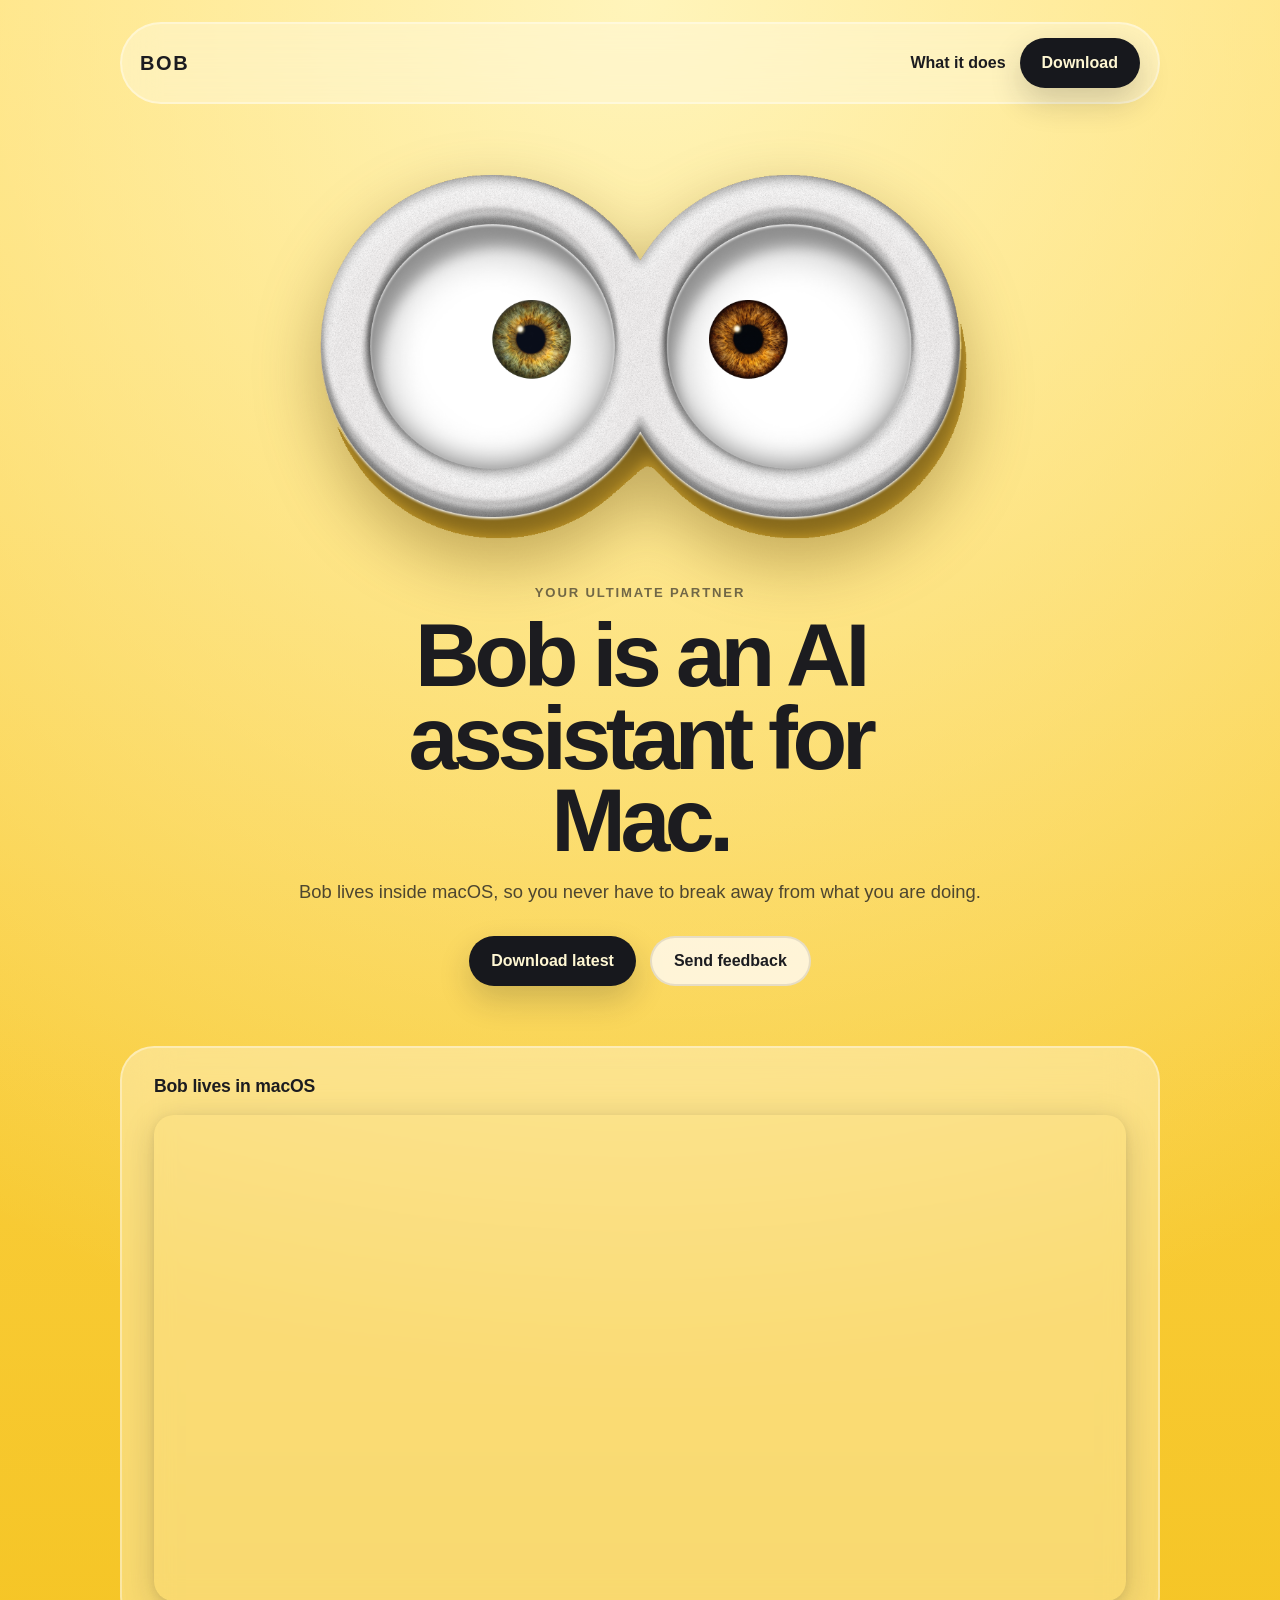
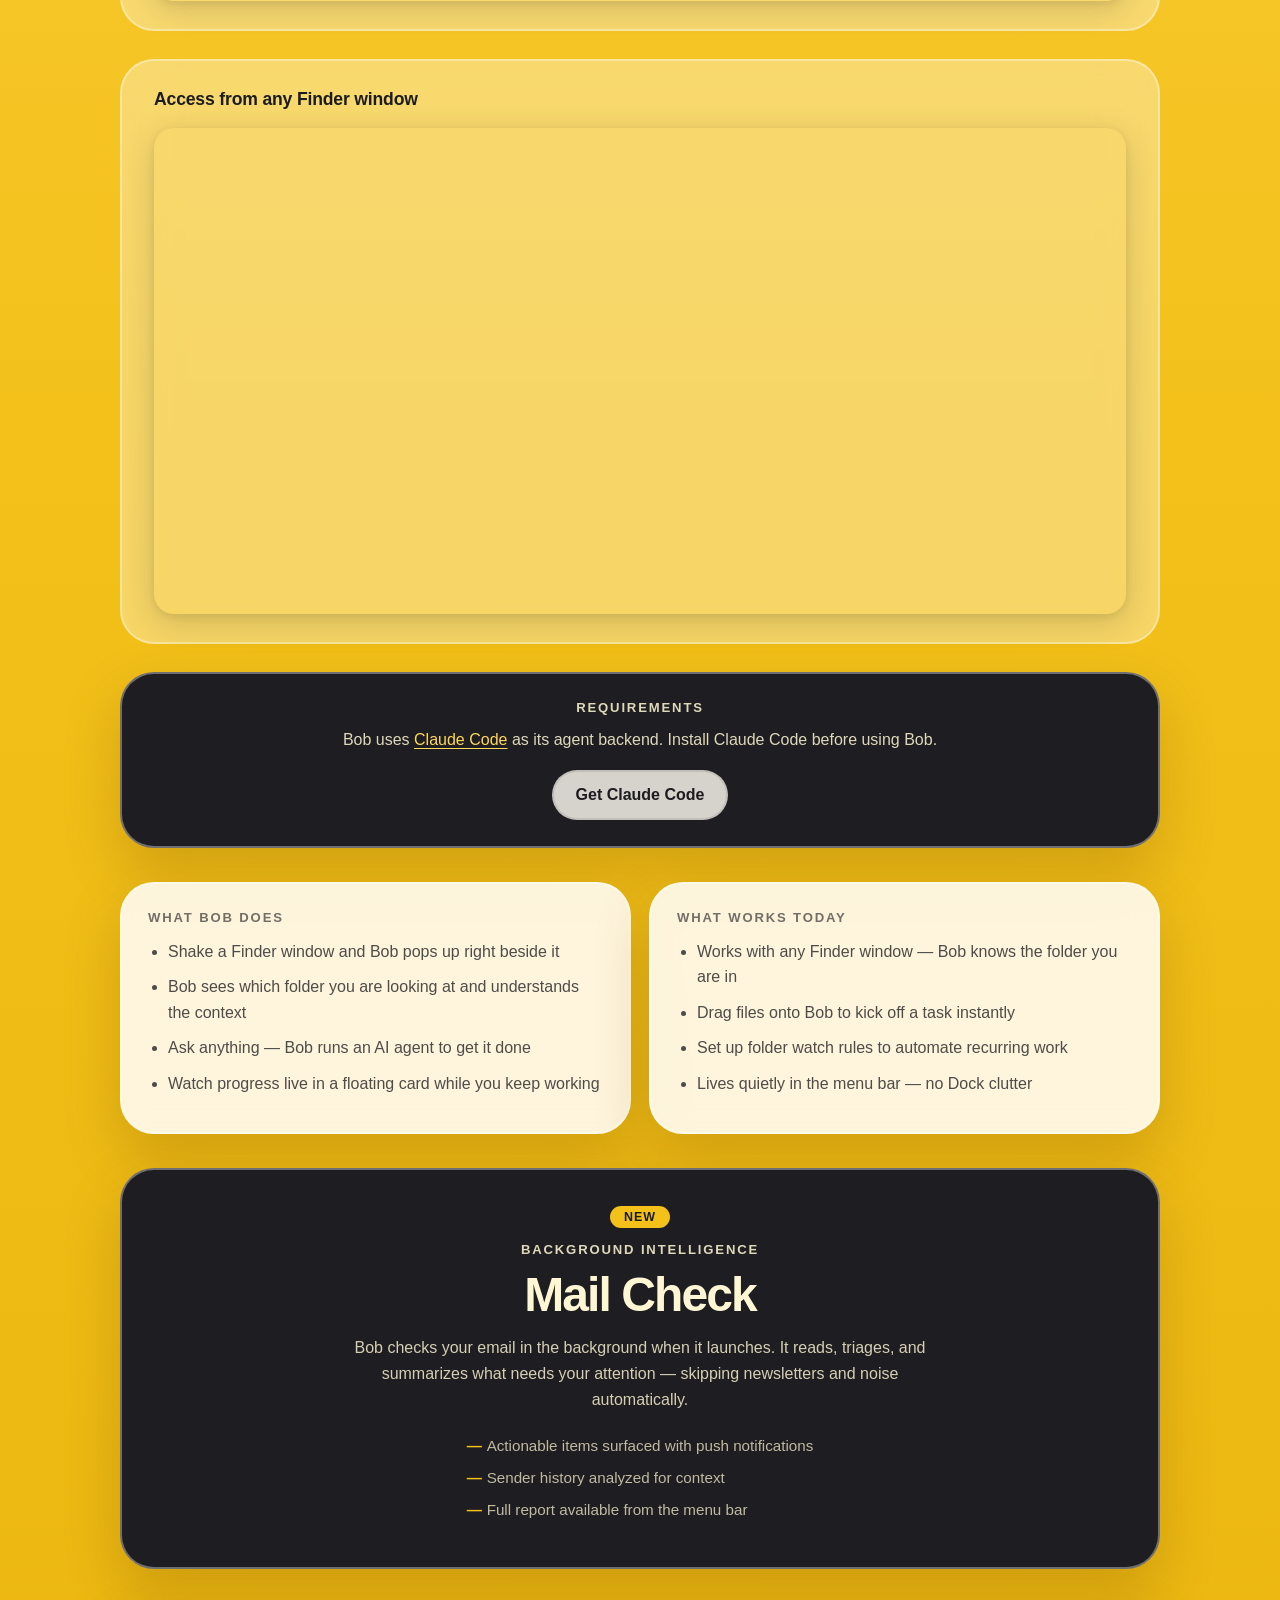
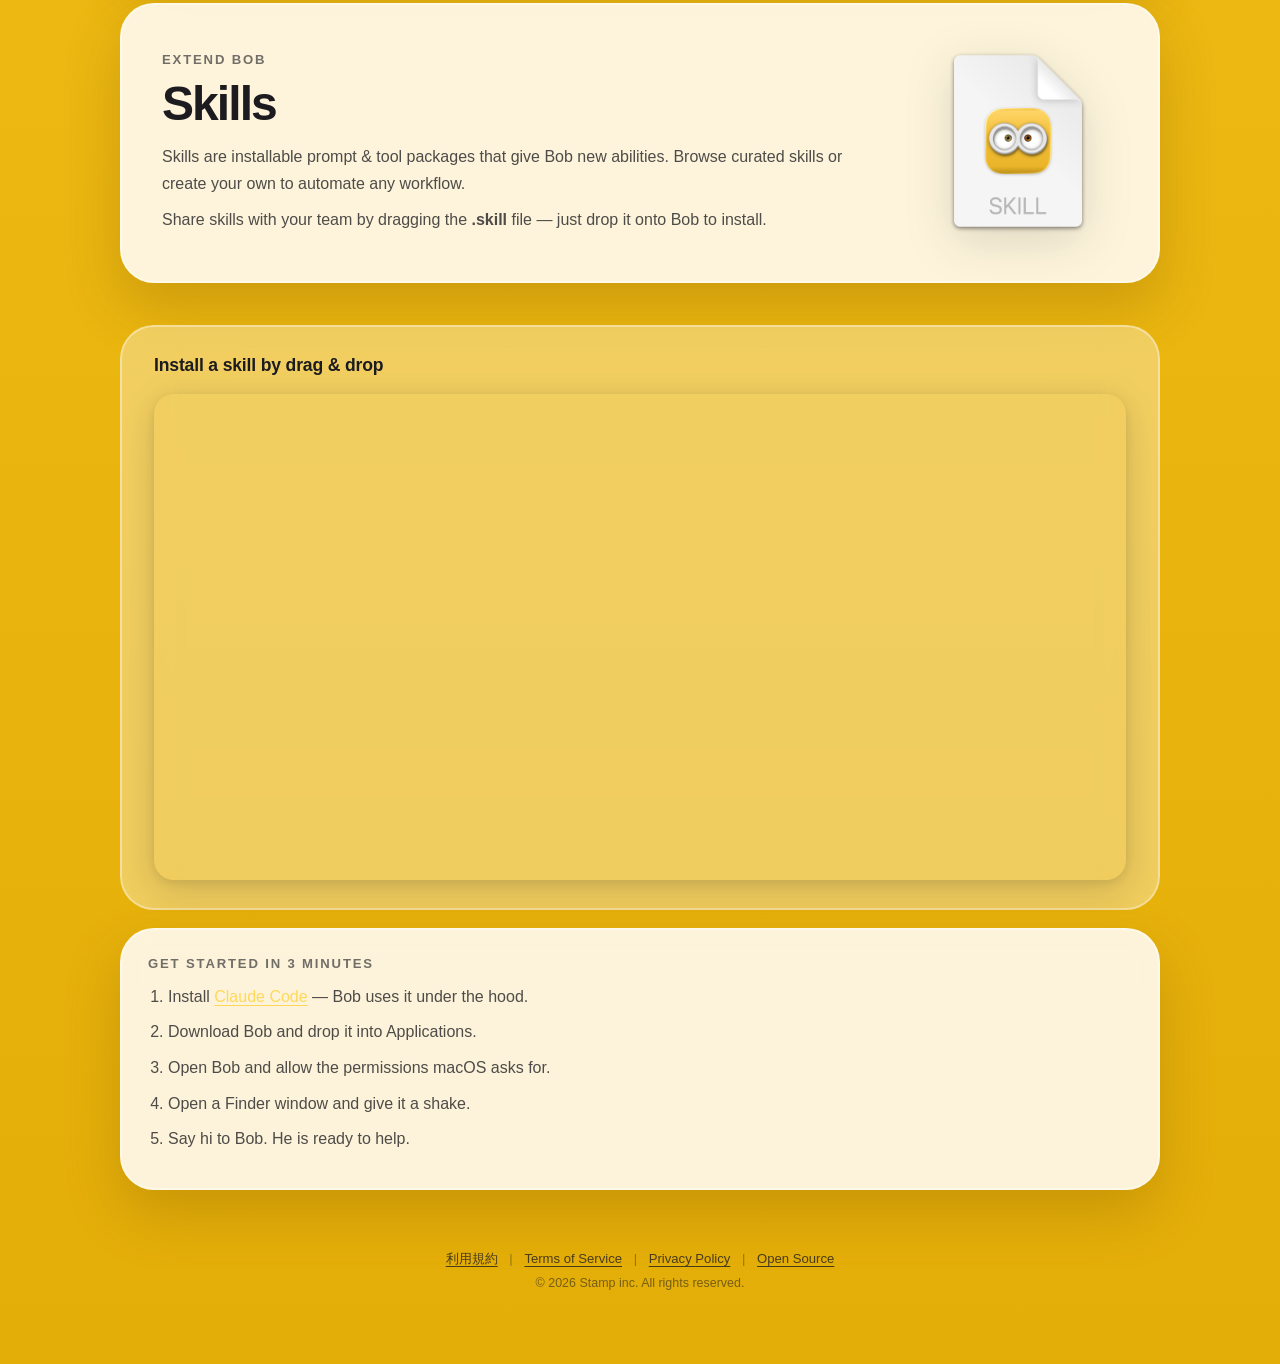
<file: docs/index.html>
<!doctype html>
<html lang="en">
  <head>
    <meta charset="UTF-8" />
    <meta name="viewport" content="width=device-width, initial-scale=1.0" />
    <title>Bob: AI Assistant for Mac</title>
    <meta
      name="description"
      content="Bob is an AI assistant for Mac that appears beside your current window, understands app context, and runs focused tasks."
    />
    <meta property="og:type" content="website" />
    <meta property="og:title" content="Bob: AI Assistant for Mac" />
    <meta
      property="og:description"
      content="Bob appears beside your current window, understands app context, and runs focused tasks on Mac."
    />
    <meta property="og:url" content="https://1amageek.github.io/bob/" />
    <meta property="og:site_name" content="Bob" />
    <meta property="og:image" content="https://1amageek.github.io/bob/assets/ogp-bob.png?v=20260321a" />
    <meta property="og:image:width" content="1200" />
    <meta property="og:image:height" content="630" />
    <meta name="twitter:card" content="summary_large_image" />
    <meta name="twitter:title" content="Bob: AI Assistant for Mac" />
    <meta
      name="twitter:description"
      content="Bob appears beside your current window, understands app context, and runs focused tasks on Mac."
    />
    <meta name="twitter:image" content="https://1amageek.github.io/bob/assets/ogp-bob.png?v=20260321a" />
    <link rel="stylesheet" href="./styles.css?v=20260323a" />
  </head>
  <body>
    <div class="page">
      <nav class="topbar">
        <a class="brand" href="./">Bob</a>
        <div class="nav-actions">
          <a href="#what">What it does</a>
          <a class="nav-button" href="https://github.com/1amageek/bob/releases/latest/download/Bob.dmg">Download</a>
        </div>
      </nav>

      <header class="hero">
        <img class="hero-icon" src="./assets/bob-hero.png?v=20260320e" alt="Bob hero mark" />
        <p class="eyebrow">Your ultimate partner</p>
        <h1>Bob is an AI assistant for Mac.</h1>
        <p class="lead">
          Bob lives inside macOS, so you never have to break away from what you are doing.
        </p>
        <div class="hero-actions">
          <a class="button button-primary" href="https://github.com/1amageek/bob/releases/latest/download/Bob.dmg">Download latest</a>
          <a class="button button-secondary" href="https://github.com/1amageek/bob/issues">Send feedback</a>
        </div>
      </header>

      <main>
        <section class="video-showcase">
          <div class="video-card">
            <p class="video-label">Bob lives in macOS</p>
            <div class="video-frame">
              <video class="demo-video" autoplay loop muted playsinline>
                <source src="./assets/bob-lives-in-macos.mp4" type="video/mp4" />
              </video>
            </div>
          </div>
          <div class="video-card">
            <p class="video-label">Access from any Finder window</p>
            <div class="video-frame">
              <video class="demo-video" autoplay loop muted playsinline>
                <source src="./assets/bob-access-from-finder.mp4" type="video/mp4" />
              </video>
            </div>
          </div>
        </section>

        <section class="requirements-panel">
          <p class="panel-label">Requirements</p>
          <p class="requirements-text">
            Bob uses <a href="https://claude.com/download" class="inline-link">Claude Code</a> as its agent backend.
            Install Claude Code before using Bob.
          </p>
          <a class="button button-secondary" href="https://claude.com/download">Get Claude Code</a>
        </section>

        <section class="section-grid" id="what">
          <article class="panel">
            <p class="panel-label">What Bob does</p>
            <ul class="feature-list">
              <li>Shake a Finder window and Bob pops up right beside it</li>
              <li>Bob sees which folder you are looking at and understands the context</li>
              <li>Ask anything — Bob runs an AI agent to get it done</li>
              <li>Watch progress live in a floating card while you keep working</li>
            </ul>
          </article>

          <article class="panel">
            <p class="panel-label">What works today</p>
            <ul class="feature-list">
              <li>Works with any Finder window — Bob knows the folder you are in</li>
              <li>Drag files onto Bob to kick off a task instantly</li>
              <li>Set up folder watch rules to automate recurring work</li>
              <li>Lives quietly in the menu bar — no Dock clutter</li>
            </ul>
          </article>
        </section>

        <section class="feature-highlight">
          <div class="feature-highlight-badge">New</div>
          <p class="panel-label">Background Intelligence</p>
          <h2 class="feature-highlight-heading">Mail Check</h2>
          <p class="feature-highlight-description">
            Bob checks your email in the background when it launches.
            It reads, triages, and summarizes what needs your attention &mdash; skipping newsletters and noise automatically.
          </p>
          <ul class="feature-highlight-list">
            <li>Actionable items surfaced with push notifications</li>
            <li>Sender history analyzed for context</li>
            <li>Full report available from the menu bar</li>
          </ul>
        </section>

        <section class="skill-section">
          <div class="skill-content">
            <p class="panel-label">Extend Bob</p>
            <h2 class="skill-heading">Skills</h2>
            <p class="skill-description">
              Skills are installable prompt &amp; tool packages that give Bob new abilities.
              Browse curated skills or create your own to automate any workflow.
            </p>
            <p class="skill-description">
              Share skills with your team by dragging the <strong>.skill</strong> file — just drop it onto Bob to install.
            </p>
          </div>
          <div class="skill-icon-wrap">
            <img class="skill-icon" src="./assets/skill-icon.png?v=20260323a" alt="Bob .skill package file" />
          </div>
        </section>

        <section class="video-showcase">
          <div class="video-card">
            <p class="video-label">Install a skill by drag &amp; drop</p>
            <div class="video-frame">
              <video class="demo-video" autoplay loop muted playsinline>
                <source src="./assets/bob-install-skill.mp4" type="video/mp4" />
              </video>
            </div>
          </div>
        </section>

        <section class="steps-panel">
          <p class="panel-label">Get started in 3 minutes</p>
          <ol class="steps">
            <li>Install <a href="https://claude.com/download" class="inline-link">Claude Code</a> — Bob uses it under the hood.</li>
            <li>Download Bob and drop it into Applications.</li>
            <li>Open Bob and allow the permissions macOS asks for.</li>
            <li>Open a Finder window and give it a shake.</li>
            <li>Say hi to Bob. He is ready to help.</li>
          </ol>
        </section>
      </main>

      <footer class="footer">
        <div class="footer-links">
          <a href="./ja/terms/">利用規約</a>
          <span class="footer-sep">|</span>
          <a href="./en/terms/">Terms of Service</a>
          <span class="footer-sep">|</span>
          <a href="./en/privacy/">Privacy Policy</a>
          <span class="footer-sep">|</span>
          <a href="./en/oss/">Open Source</a>
        </div>
        <p class="copyright">&copy; 2026 Stamp inc. All rights reserved.</p>
      </footer>
    </div>
  </body>
</html>
</file>
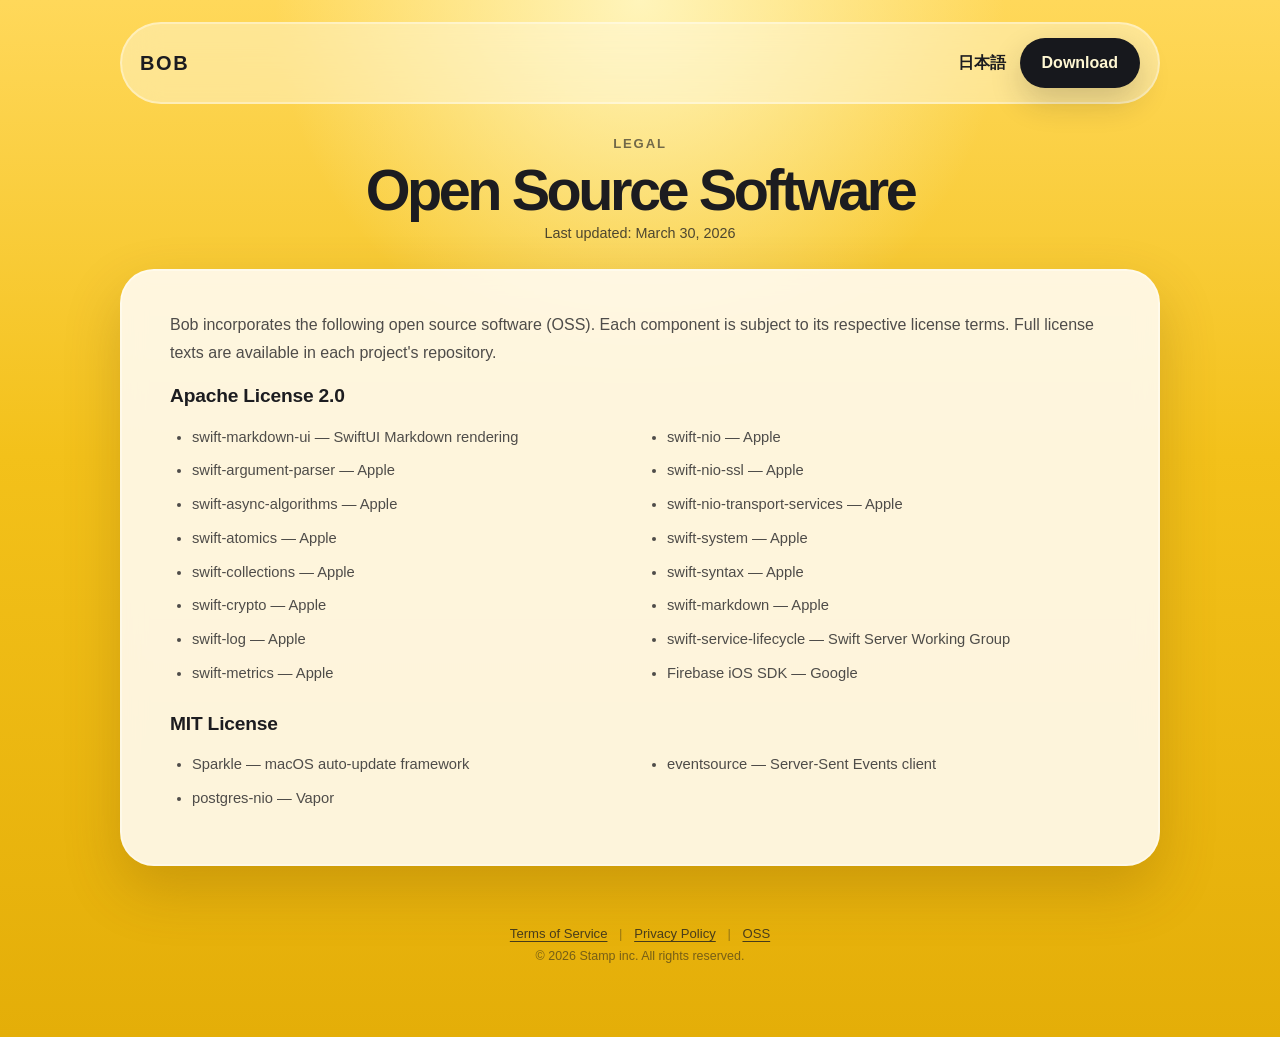
<file: docs/en/oss/index.html>
<!doctype html>
<html lang="en">
  <head>
    <meta charset="UTF-8" />
    <meta name="viewport" content="width=device-width, initial-scale=1.0" />
    <title>Open Source Software — Bob</title>
    <meta name="description" content="Open source software used in the Bob macOS application" />
    <meta property="og:title" content="Open Source Software — Bob" />
    <meta property="og:url" content="https://1amageek.github.io/bob/en/oss/" />
    <link rel="stylesheet" href="../../styles.css" />
  </head>
  <body>
    <div class="page">
      <nav class="topbar">
        <a class="brand" href="../../">Bob</a>
        <div class="nav-actions">
          <a href="../../ja/oss/">日本語</a>
          <a class="nav-button" href="https://github.com/1amageek/bob/releases/latest/download/Bob.dmg">Download</a>
        </div>
      </nav>

      <main class="terms">
        <header class="terms-header">
          <p class="panel-label">Legal</p>
          <h1>Open Source Software</h1>
          <p class="terms-meta">Last updated: March 30, 2026</p>
        </header>

        <article class="terms-body panel">

          <p>Bob incorporates the following open source software (OSS). Each component is subject to its respective license terms. Full license texts are available in each project's repository.</p>

          <section>
            <h2>Apache License 2.0</h2>
            <ul class="oss-list">
              <li>swift-markdown-ui &mdash; SwiftUI Markdown rendering</li>
              <li>swift-argument-parser &mdash; Apple</li>
              <li>swift-async-algorithms &mdash; Apple</li>
              <li>swift-atomics &mdash; Apple</li>
              <li>swift-collections &mdash; Apple</li>
              <li>swift-crypto &mdash; Apple</li>
              <li>swift-log &mdash; Apple</li>
              <li>swift-metrics &mdash; Apple</li>
              <li>swift-nio &mdash; Apple</li>
              <li>swift-nio-ssl &mdash; Apple</li>
              <li>swift-nio-transport-services &mdash; Apple</li>
              <li>swift-system &mdash; Apple</li>
              <li>swift-syntax &mdash; Apple</li>
              <li>swift-markdown &mdash; Apple</li>
              <li>swift-service-lifecycle &mdash; Swift Server Working Group</li>
              <li>Firebase iOS SDK &mdash; Google</li>
            </ul>
          </section>

          <section>
            <h2>MIT License</h2>
            <ul class="oss-list">
              <li>Sparkle &mdash; macOS auto-update framework</li>
              <li>postgres-nio &mdash; Vapor</li>
              <li>eventsource &mdash; Server-Sent Events client</li>
            </ul>
          </section>

        </article>
      </main>

      <footer class="footer">
        <div class="footer-links">
          <a href="../../en/terms/">Terms of Service</a>
          <span class="footer-sep">|</span>
          <a href="../../en/privacy/">Privacy Policy</a>
          <span class="footer-sep">|</span>
          <a href="../../en/oss/">OSS</a>
        </div>
        <p class="copyright">&copy; 2026 Stamp inc. All rights reserved.</p>
      </footer>
    </div>
  </body>
</html>
</file>
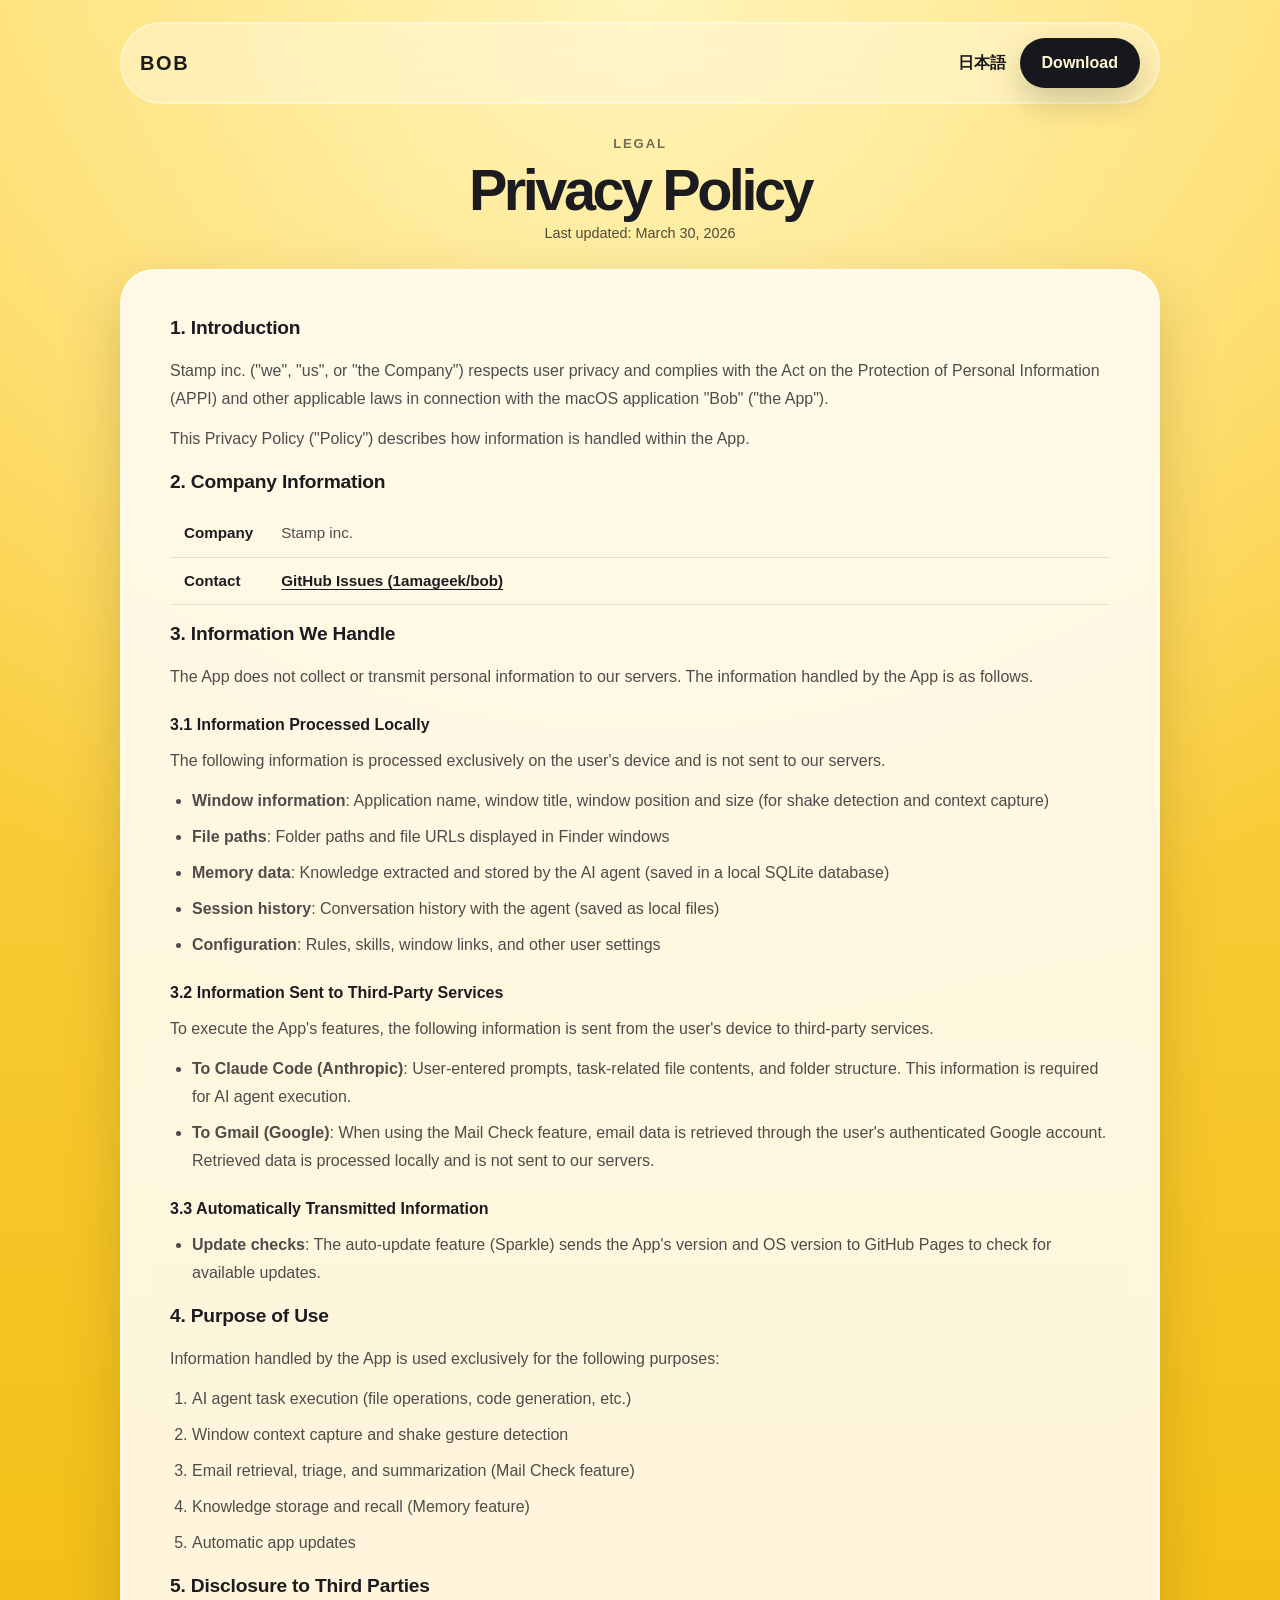
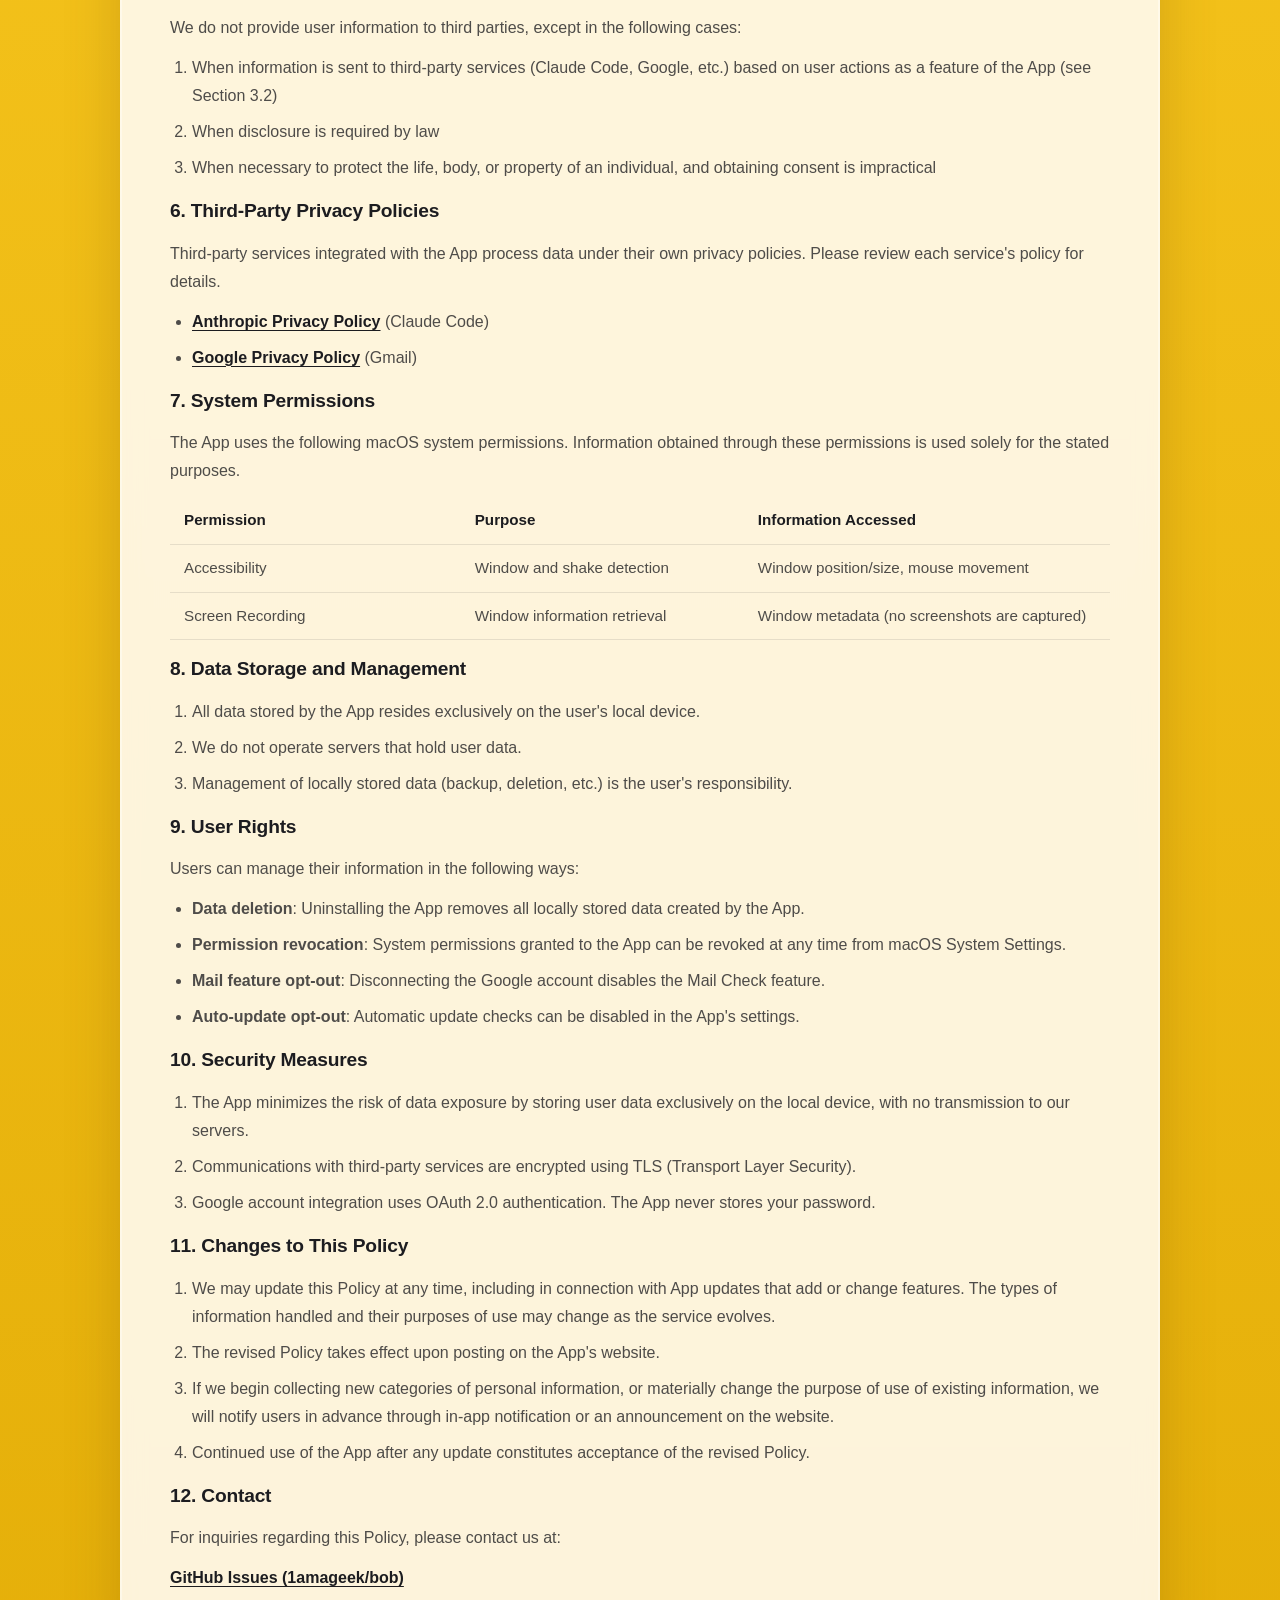
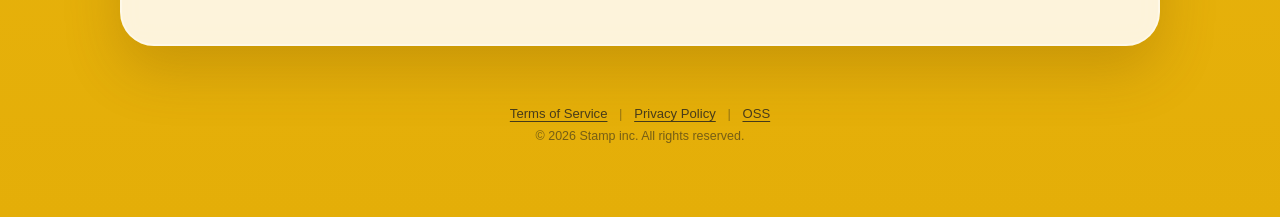
<file: docs/en/privacy/index.html>
<!doctype html>
<html lang="en">
  <head>
    <meta charset="UTF-8" />
    <meta name="viewport" content="width=device-width, initial-scale=1.0" />
    <title>Privacy Policy — Bob</title>
    <meta name="description" content="Privacy Policy for the Bob macOS application" />
    <meta property="og:title" content="Privacy Policy — Bob" />
    <meta property="og:url" content="https://1amageek.github.io/bob/en/privacy/" />
    <link rel="stylesheet" href="../../styles.css" />
  </head>
  <body>
    <div class="page">
      <nav class="topbar">
        <a class="brand" href="../../">Bob</a>
        <div class="nav-actions">
          <a href="../../ja/privacy/">日本語</a>
          <a class="nav-button" href="https://github.com/1amageek/bob/releases/latest/download/Bob.dmg">Download</a>
        </div>
      </nav>

      <main class="terms">
        <header class="terms-header">
          <p class="panel-label">Legal</p>
          <h1>Privacy Policy</h1>
          <p class="terms-meta">Last updated: March 30, 2026</p>
        </header>

        <article class="terms-body panel">

          <section>
            <h2>1. Introduction</h2>
            <p>Stamp inc. ("we", "us", or "the Company") respects user privacy and complies with the Act on the Protection of Personal Information (APPI) and other applicable laws in connection with the macOS application "Bob" ("the App").</p>
            <p>This Privacy Policy ("Policy") describes how information is handled within the App.</p>
          </section>

          <section>
            <h2>2. Company Information</h2>
            <table class="info-table">
              <tr><th>Company</th><td>Stamp inc.</td></tr>
              <tr><th>Contact</th><td><a href="https://github.com/1amageek/bob/issues" class="inline-link-dark">GitHub Issues (1amageek/bob)</a></td></tr>
            </table>
          </section>

          <section>
            <h2>3. Information We Handle</h2>
            <p>The App does not collect or transmit personal information to our servers. The information handled by the App is as follows.</p>

            <h3>3.1 Information Processed Locally</h3>
            <p>The following information is processed exclusively on the user's device and is not sent to our servers.</p>
            <ul>
              <li><strong>Window information</strong>: Application name, window title, window position and size (for shake detection and context capture)</li>
              <li><strong>File paths</strong>: Folder paths and file URLs displayed in Finder windows</li>
              <li><strong>Memory data</strong>: Knowledge extracted and stored by the AI agent (saved in a local SQLite database)</li>
              <li><strong>Session history</strong>: Conversation history with the agent (saved as local files)</li>
              <li><strong>Configuration</strong>: Rules, skills, window links, and other user settings</li>
            </ul>

            <h3>3.2 Information Sent to Third-Party Services</h3>
            <p>To execute the App's features, the following information is sent from the user's device to third-party services.</p>
            <ul>
              <li><strong>To Claude Code (Anthropic)</strong>: User-entered prompts, task-related file contents, and folder structure. This information is required for AI agent execution.</li>
              <li><strong>To Gmail (Google)</strong>: When using the Mail Check feature, email data is retrieved through the user's authenticated Google account. Retrieved data is processed locally and is not sent to our servers.</li>
            </ul>

            <h3>3.3 Automatically Transmitted Information</h3>
            <ul>
              <li><strong>Update checks</strong>: The auto-update feature (Sparkle) sends the App's version and OS version to GitHub Pages to check for available updates.</li>
            </ul>
          </section>

          <section>
            <h2>4. Purpose of Use</h2>
            <p>Information handled by the App is used exclusively for the following purposes:</p>
            <ol>
              <li>AI agent task execution (file operations, code generation, etc.)</li>
              <li>Window context capture and shake gesture detection</li>
              <li>Email retrieval, triage, and summarization (Mail Check feature)</li>
              <li>Knowledge storage and recall (Memory feature)</li>
              <li>Automatic app updates</li>
            </ol>
          </section>

          <section>
            <h2>5. Disclosure to Third Parties</h2>
            <p>We do not provide user information to third parties, except in the following cases:</p>
            <ol>
              <li>When information is sent to third-party services (Claude Code, Google, etc.) based on user actions as a feature of the App (see Section 3.2)</li>
              <li>When disclosure is required by law</li>
              <li>When necessary to protect the life, body, or property of an individual, and obtaining consent is impractical</li>
            </ol>
          </section>

          <section>
            <h2>6. Third-Party Privacy Policies</h2>
            <p>Third-party services integrated with the App process data under their own privacy policies. Please review each service's policy for details.</p>
            <ul>
              <li><a href="https://www.anthropic.com/privacy" class="inline-link-dark">Anthropic Privacy Policy</a> (Claude Code)</li>
              <li><a href="https://policies.google.com/privacy" class="inline-link-dark">Google Privacy Policy</a> (Gmail)</li>
            </ul>
          </section>

          <section>
            <h2>7. System Permissions</h2>
            <p>The App uses the following macOS system permissions. Information obtained through these permissions is used solely for the stated purposes.</p>
            <table class="info-table">
              <tr>
                <th>Permission</th>
                <th>Purpose</th>
                <th>Information Accessed</th>
              </tr>
              <tr>
                <td>Accessibility</td>
                <td>Window and shake detection</td>
                <td>Window position/size, mouse movement</td>
              </tr>
              <tr>
                <td>Screen Recording</td>
                <td>Window information retrieval</td>
                <td>Window metadata (no screenshots are captured)</td>
              </tr>
            </table>
          </section>

          <section>
            <h2>8. Data Storage and Management</h2>
            <ol>
              <li>All data stored by the App resides exclusively on the user's local device.</li>
              <li>We do not operate servers that hold user data.</li>
              <li>Management of locally stored data (backup, deletion, etc.) is the user's responsibility.</li>
            </ol>
          </section>

          <section>
            <h2>9. User Rights</h2>
            <p>Users can manage their information in the following ways:</p>
            <ul>
              <li><strong>Data deletion</strong>: Uninstalling the App removes all locally stored data created by the App.</li>
              <li><strong>Permission revocation</strong>: System permissions granted to the App can be revoked at any time from macOS System Settings.</li>
              <li><strong>Mail feature opt-out</strong>: Disconnecting the Google account disables the Mail Check feature.</li>
              <li><strong>Auto-update opt-out</strong>: Automatic update checks can be disabled in the App's settings.</li>
            </ul>
          </section>

          <section>
            <h2>10. Security Measures</h2>
            <ol>
              <li>The App minimizes the risk of data exposure by storing user data exclusively on the local device, with no transmission to our servers.</li>
              <li>Communications with third-party services are encrypted using TLS (Transport Layer Security).</li>
              <li>Google account integration uses OAuth 2.0 authentication. The App never stores your password.</li>
            </ol>
          </section>

          <section>
            <h2>11. Changes to This Policy</h2>
            <ol>
              <li>We may update this Policy at any time, including in connection with App updates that add or change features. The types of information handled and their purposes of use may change as the service evolves.</li>
              <li>The revised Policy takes effect upon posting on the App's website.</li>
              <li>If we begin collecting new categories of personal information, or materially change the purpose of use of existing information, we will notify users in advance through in-app notification or an announcement on the website.</li>
              <li>Continued use of the App after any update constitutes acceptance of the revised Policy.</li>
            </ol>
          </section>

          <section>
            <h2>12. Contact</h2>
            <p>For inquiries regarding this Policy, please contact us at:</p>
            <p><a href="https://github.com/1amageek/bob/issues" class="inline-link-dark">GitHub Issues (1amageek/bob)</a></p>
          </section>

        </article>
      </main>

      <footer class="footer">
        <div class="footer-links">
          <a href="../../en/terms/">Terms of Service</a>
          <span class="footer-sep">|</span>
          <a href="../../en/privacy/">Privacy Policy</a>
          <span class="footer-sep">|</span>
          <a href="../../en/oss/">OSS</a>
        </div>
        <p class="copyright">&copy; 2026 Stamp inc. All rights reserved.</p>
      </footer>
    </div>
  </body>
</html>
</file>
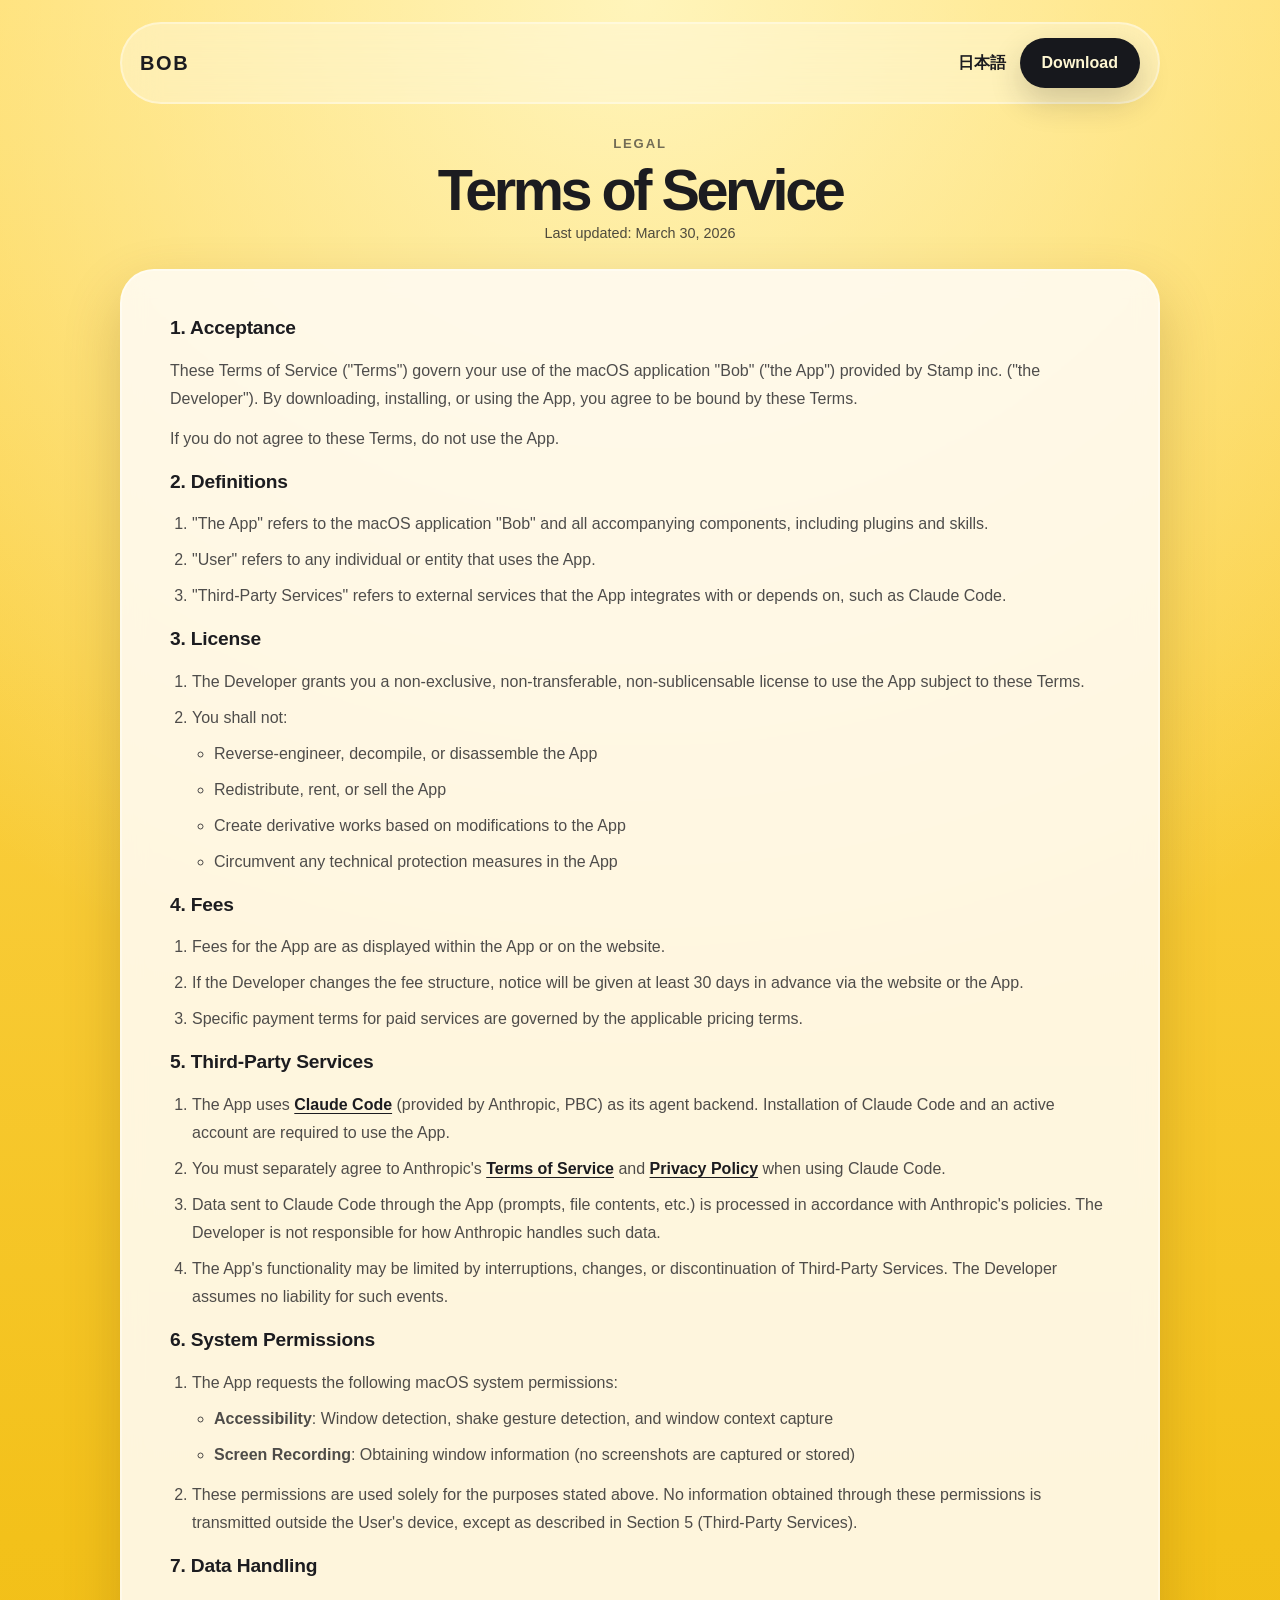
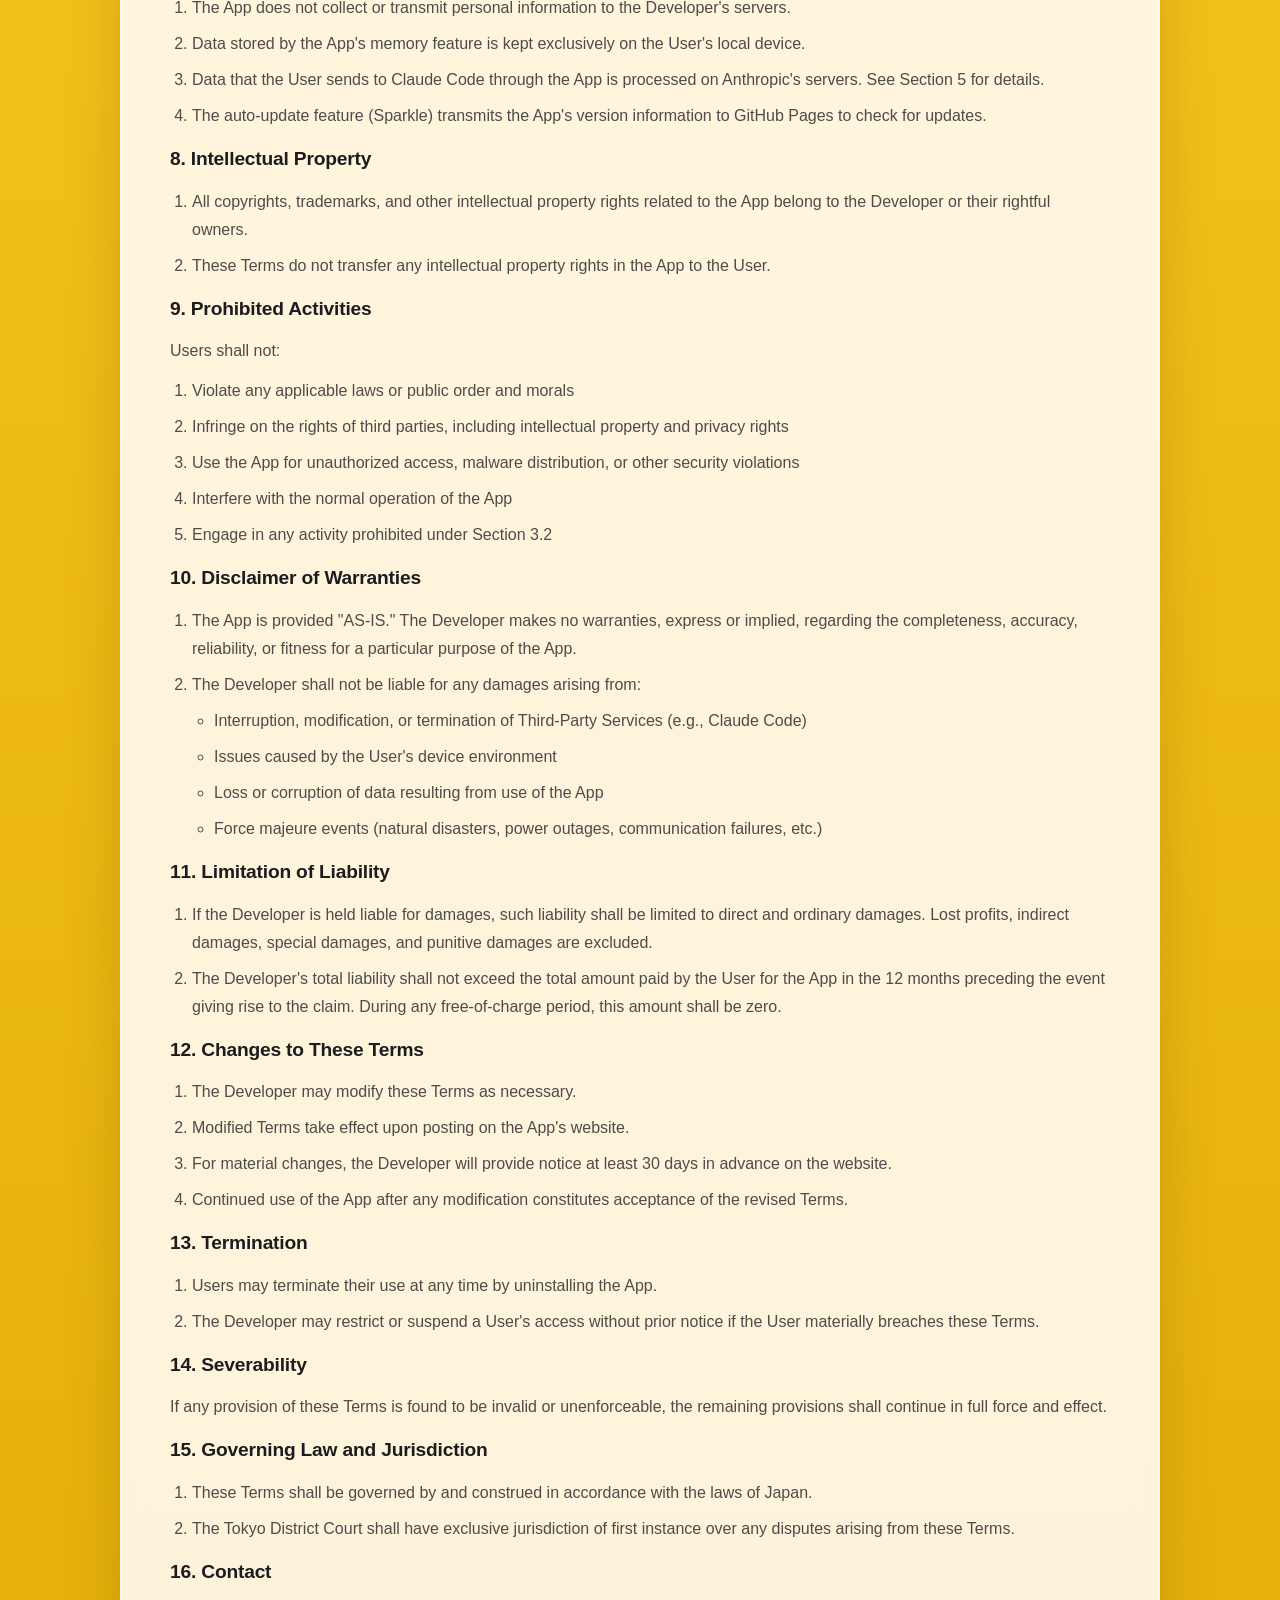
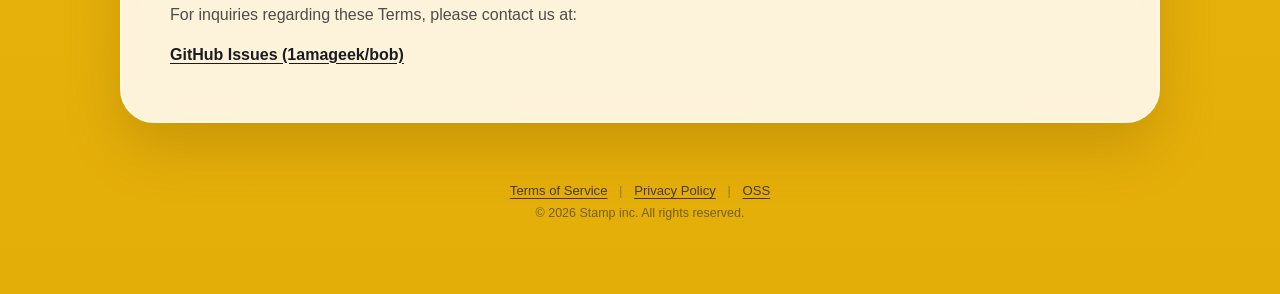
<file: docs/en/terms/index.html>
<!doctype html>
<html lang="en">
  <head>
    <meta charset="UTF-8" />
    <meta name="viewport" content="width=device-width, initial-scale=1.0" />
    <title>Terms of Service — Bob</title>
    <meta name="description" content="Terms of Service for the Bob macOS application" />
    <meta property="og:title" content="Terms of Service — Bob" />
    <meta property="og:url" content="https://1amageek.github.io/bob/en/terms/" />
    <link rel="stylesheet" href="../../styles.css" />
  </head>
  <body>
    <div class="page">
      <nav class="topbar">
        <a class="brand" href="../../">Bob</a>
        <div class="nav-actions">
          <a href="../../ja/terms/">日本語</a>
          <a class="nav-button" href="https://github.com/1amageek/bob/releases/latest/download/Bob.dmg">Download</a>
        </div>
      </nav>

      <main class="terms">
        <header class="terms-header">
          <p class="panel-label">Legal</p>
          <h1>Terms of Service</h1>
          <p class="terms-meta">Last updated: March 30, 2026</p>
        </header>

        <article class="terms-body panel">

          <section>
            <h2>1. Acceptance</h2>
            <p>These Terms of Service ("Terms") govern your use of the macOS application "Bob" ("the App") provided by Stamp inc. ("the Developer"). By downloading, installing, or using the App, you agree to be bound by these Terms.</p>
            <p>If you do not agree to these Terms, do not use the App.</p>
          </section>

          <section>
            <h2>2. Definitions</h2>
            <ol>
              <li>"The App" refers to the macOS application "Bob" and all accompanying components, including plugins and skills.</li>
              <li>"User" refers to any individual or entity that uses the App.</li>
              <li>"Third-Party Services" refers to external services that the App integrates with or depends on, such as Claude Code.</li>
            </ol>
          </section>

          <section>
            <h2>3. License</h2>
            <ol>
              <li>The Developer grants you a non-exclusive, non-transferable, non-sublicensable license to use the App subject to these Terms.</li>
              <li>You shall not:
                <ul>
                  <li>Reverse-engineer, decompile, or disassemble the App</li>
                  <li>Redistribute, rent, or sell the App</li>
                  <li>Create derivative works based on modifications to the App</li>
                  <li>Circumvent any technical protection measures in the App</li>
                </ul>
              </li>
            </ol>
          </section>

          <section>
            <h2>4. Fees</h2>
            <ol>
              <li>Fees for the App are as displayed within the App or on the website.</li>
              <li>If the Developer changes the fee structure, notice will be given at least 30 days in advance via the website or the App.</li>
              <li>Specific payment terms for paid services are governed by the applicable pricing terms.</li>
            </ol>
          </section>

          <section>
            <h2>5. Third-Party Services</h2>
            <ol>
              <li>The App uses <a href="https://claude.com" class="inline-link-dark">Claude Code</a> (provided by Anthropic, PBC) as its agent backend. Installation of Claude Code and an active account are required to use the App.</li>
              <li>You must separately agree to Anthropic's <a href="https://www.anthropic.com/terms" class="inline-link-dark">Terms of Service</a> and <a href="https://www.anthropic.com/privacy" class="inline-link-dark">Privacy Policy</a> when using Claude Code.</li>
              <li>Data sent to Claude Code through the App (prompts, file contents, etc.) is processed in accordance with Anthropic's policies. The Developer is not responsible for how Anthropic handles such data.</li>
              <li>The App's functionality may be limited by interruptions, changes, or discontinuation of Third-Party Services. The Developer assumes no liability for such events.</li>
            </ol>
          </section>

          <section>
            <h2>6. System Permissions</h2>
            <ol>
              <li>The App requests the following macOS system permissions:
                <ul>
                  <li><strong>Accessibility</strong>: Window detection, shake gesture detection, and window context capture</li>
                  <li><strong>Screen Recording</strong>: Obtaining window information (no screenshots are captured or stored)</li>
                </ul>
              </li>
              <li>These permissions are used solely for the purposes stated above. No information obtained through these permissions is transmitted outside the User's device, except as described in Section 5 (Third-Party Services).</li>
            </ol>
          </section>

          <section>
            <h2>7. Data Handling</h2>
            <ol>
              <li>The App does not collect or transmit personal information to the Developer's servers.</li>
              <li>Data stored by the App's memory feature is kept exclusively on the User's local device.</li>
              <li>Data that the User sends to Claude Code through the App is processed on Anthropic's servers. See Section 5 for details.</li>
              <li>The auto-update feature (Sparkle) transmits the App's version information to GitHub Pages to check for updates.</li>
            </ol>
          </section>

          <section>
            <h2>8. Intellectual Property</h2>
            <ol>
              <li>All copyrights, trademarks, and other intellectual property rights related to the App belong to the Developer or their rightful owners.</li>
              <li>These Terms do not transfer any intellectual property rights in the App to the User.</li>
            </ol>
          </section>

          <section>
            <h2>9. Prohibited Activities</h2>
            <p>Users shall not:</p>
            <ol>
              <li>Violate any applicable laws or public order and morals</li>
              <li>Infringe on the rights of third parties, including intellectual property and privacy rights</li>
              <li>Use the App for unauthorized access, malware distribution, or other security violations</li>
              <li>Interfere with the normal operation of the App</li>
              <li>Engage in any activity prohibited under Section 3.2</li>
            </ol>
          </section>

          <section>
            <h2>10. Disclaimer of Warranties</h2>
            <ol>
              <li>The App is provided "AS-IS." The Developer makes no warranties, express or implied, regarding the completeness, accuracy, reliability, or fitness for a particular purpose of the App.</li>
              <li>The Developer shall not be liable for any damages arising from:
                <ul>
                  <li>Interruption, modification, or termination of Third-Party Services (e.g., Claude Code)</li>
                  <li>Issues caused by the User's device environment</li>
                  <li>Loss or corruption of data resulting from use of the App</li>
                  <li>Force majeure events (natural disasters, power outages, communication failures, etc.)</li>
                </ul>
              </li>
            </ol>
          </section>

          <section>
            <h2>11. Limitation of Liability</h2>
            <ol>
              <li>If the Developer is held liable for damages, such liability shall be limited to direct and ordinary damages. Lost profits, indirect damages, special damages, and punitive damages are excluded.</li>
              <li>The Developer's total liability shall not exceed the total amount paid by the User for the App in the 12 months preceding the event giving rise to the claim. During any free-of-charge period, this amount shall be zero.</li>
            </ol>
          </section>

          <section>
            <h2>12. Changes to These Terms</h2>
            <ol>
              <li>The Developer may modify these Terms as necessary.</li>
              <li>Modified Terms take effect upon posting on the App's website.</li>
              <li>For material changes, the Developer will provide notice at least 30 days in advance on the website.</li>
              <li>Continued use of the App after any modification constitutes acceptance of the revised Terms.</li>
            </ol>
          </section>

          <section>
            <h2>13. Termination</h2>
            <ol>
              <li>Users may terminate their use at any time by uninstalling the App.</li>
              <li>The Developer may restrict or suspend a User's access without prior notice if the User materially breaches these Terms.</li>
            </ol>
          </section>

          <section>
            <h2>14. Severability</h2>
            <p>If any provision of these Terms is found to be invalid or unenforceable, the remaining provisions shall continue in full force and effect.</p>
          </section>

          <section>
            <h2>15. Governing Law and Jurisdiction</h2>
            <ol>
              <li>These Terms shall be governed by and construed in accordance with the laws of Japan.</li>
              <li>The Tokyo District Court shall have exclusive jurisdiction of first instance over any disputes arising from these Terms.</li>
            </ol>
          </section>

          <section>
            <h2>16. Contact</h2>
            <p>For inquiries regarding these Terms, please contact us at:</p>
            <p><a href="https://github.com/1amageek/bob/issues" class="inline-link-dark">GitHub Issues (1amageek/bob)</a></p>
          </section>

        </article>
      </main>

      <footer class="footer">
        <div class="footer-links">
          <a href="../../en/terms/">Terms of Service</a>
          <span class="footer-sep">|</span>
          <a href="../../en/privacy/">Privacy Policy</a>
          <span class="footer-sep">|</span>
          <a href="../../en/oss/">OSS</a>
        </div>
        <p class="copyright">&copy; 2026 Stamp inc. All rights reserved.</p>
      </footer>
    </div>
  </body>
</html>
</file>
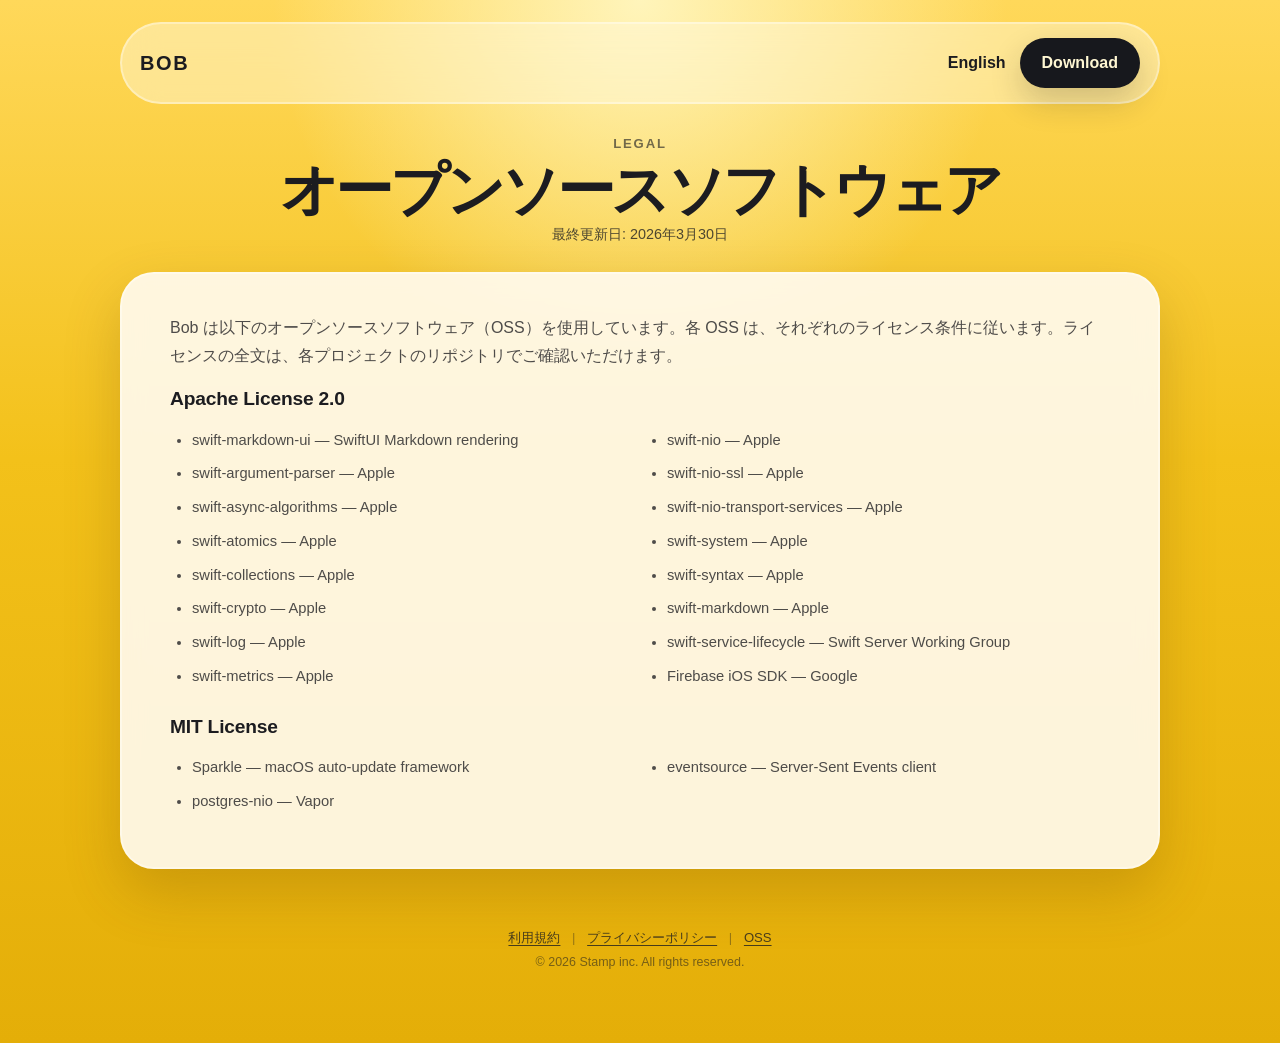
<file: docs/ja/oss/index.html>
<!doctype html>
<html lang="ja">
  <head>
    <meta charset="UTF-8" />
    <meta name="viewport" content="width=device-width, initial-scale=1.0" />
    <title>オープンソースソフトウェア — Bob</title>
    <meta name="description" content="Bobが使用しているオープンソースソフトウェアの一覧" />
    <meta property="og:title" content="オープンソースソフトウェア — Bob" />
    <meta property="og:url" content="https://1amageek.github.io/bob/ja/oss/" />
    <link rel="stylesheet" href="../../styles.css" />
  </head>
  <body>
    <div class="page">
      <nav class="topbar">
        <a class="brand" href="../../">Bob</a>
        <div class="nav-actions">
          <a href="../../en/oss/">English</a>
          <a class="nav-button" href="https://github.com/1amageek/bob/releases/latest/download/Bob.dmg">Download</a>
        </div>
      </nav>

      <main class="terms">
        <header class="terms-header">
          <p class="panel-label">Legal</p>
          <h1>オープンソースソフトウェア</h1>
          <p class="terms-meta">最終更新日: 2026年3月30日</p>
        </header>

        <article class="terms-body panel">

          <p>Bob は以下のオープンソースソフトウェア（OSS）を使用しています。各 OSS は、それぞれのライセンス条件に従います。ライセンスの全文は、各プロジェクトのリポジトリでご確認いただけます。</p>

          <section>
            <h2>Apache License 2.0</h2>
            <ul class="oss-list">
              <li>swift-markdown-ui &mdash; SwiftUI Markdown rendering</li>
              <li>swift-argument-parser &mdash; Apple</li>
              <li>swift-async-algorithms &mdash; Apple</li>
              <li>swift-atomics &mdash; Apple</li>
              <li>swift-collections &mdash; Apple</li>
              <li>swift-crypto &mdash; Apple</li>
              <li>swift-log &mdash; Apple</li>
              <li>swift-metrics &mdash; Apple</li>
              <li>swift-nio &mdash; Apple</li>
              <li>swift-nio-ssl &mdash; Apple</li>
              <li>swift-nio-transport-services &mdash; Apple</li>
              <li>swift-system &mdash; Apple</li>
              <li>swift-syntax &mdash; Apple</li>
              <li>swift-markdown &mdash; Apple</li>
              <li>swift-service-lifecycle &mdash; Swift Server Working Group</li>
              <li>Firebase iOS SDK &mdash; Google</li>
            </ul>
          </section>

          <section>
            <h2>MIT License</h2>
            <ul class="oss-list">
              <li>Sparkle &mdash; macOS auto-update framework</li>
              <li>postgres-nio &mdash; Vapor</li>
              <li>eventsource &mdash; Server-Sent Events client</li>
            </ul>
          </section>

        </article>
      </main>

      <footer class="footer">
        <div class="footer-links">
          <a href="../../ja/terms/">利用規約</a>
          <span class="footer-sep">|</span>
          <a href="../../ja/privacy/">プライバシーポリシー</a>
          <span class="footer-sep">|</span>
          <a href="../../ja/oss/">OSS</a>
        </div>
        <p class="copyright">&copy; 2026 Stamp inc. All rights reserved.</p>
      </footer>
    </div>
  </body>
</html>
</file>
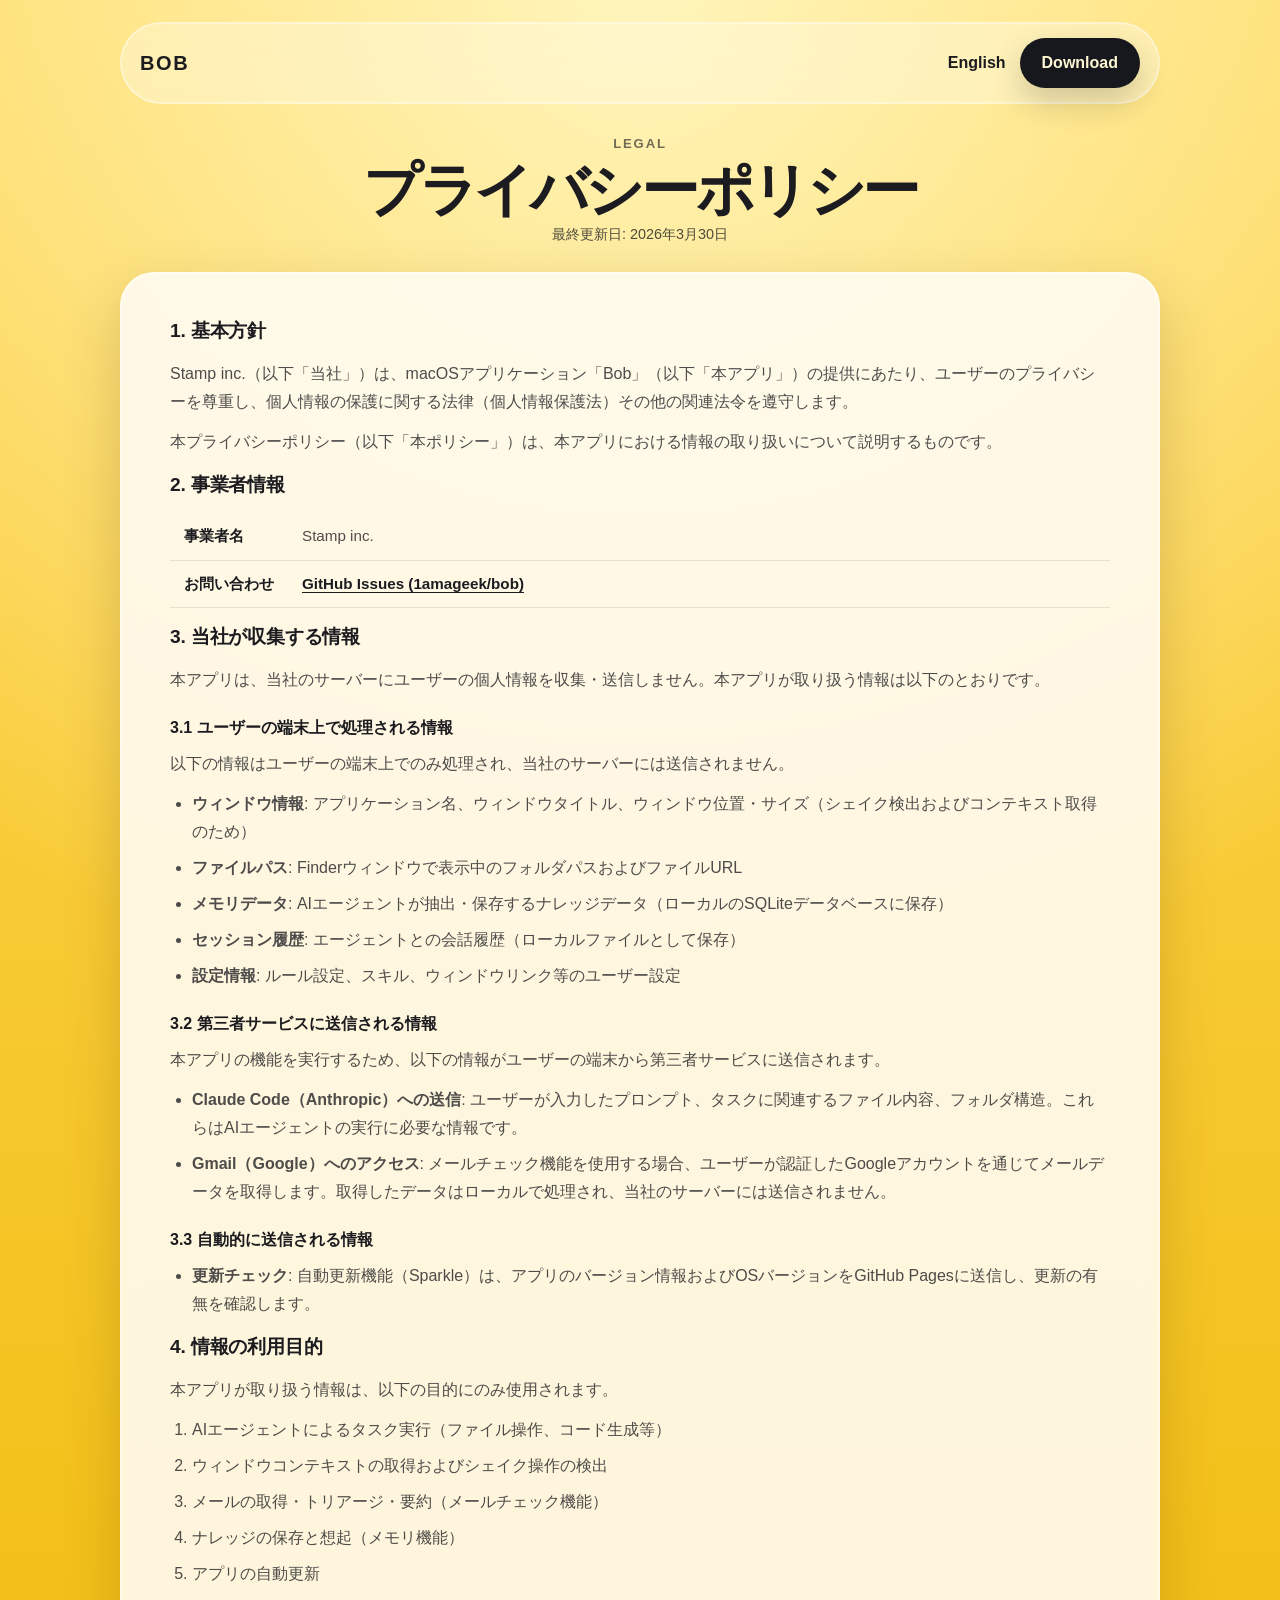
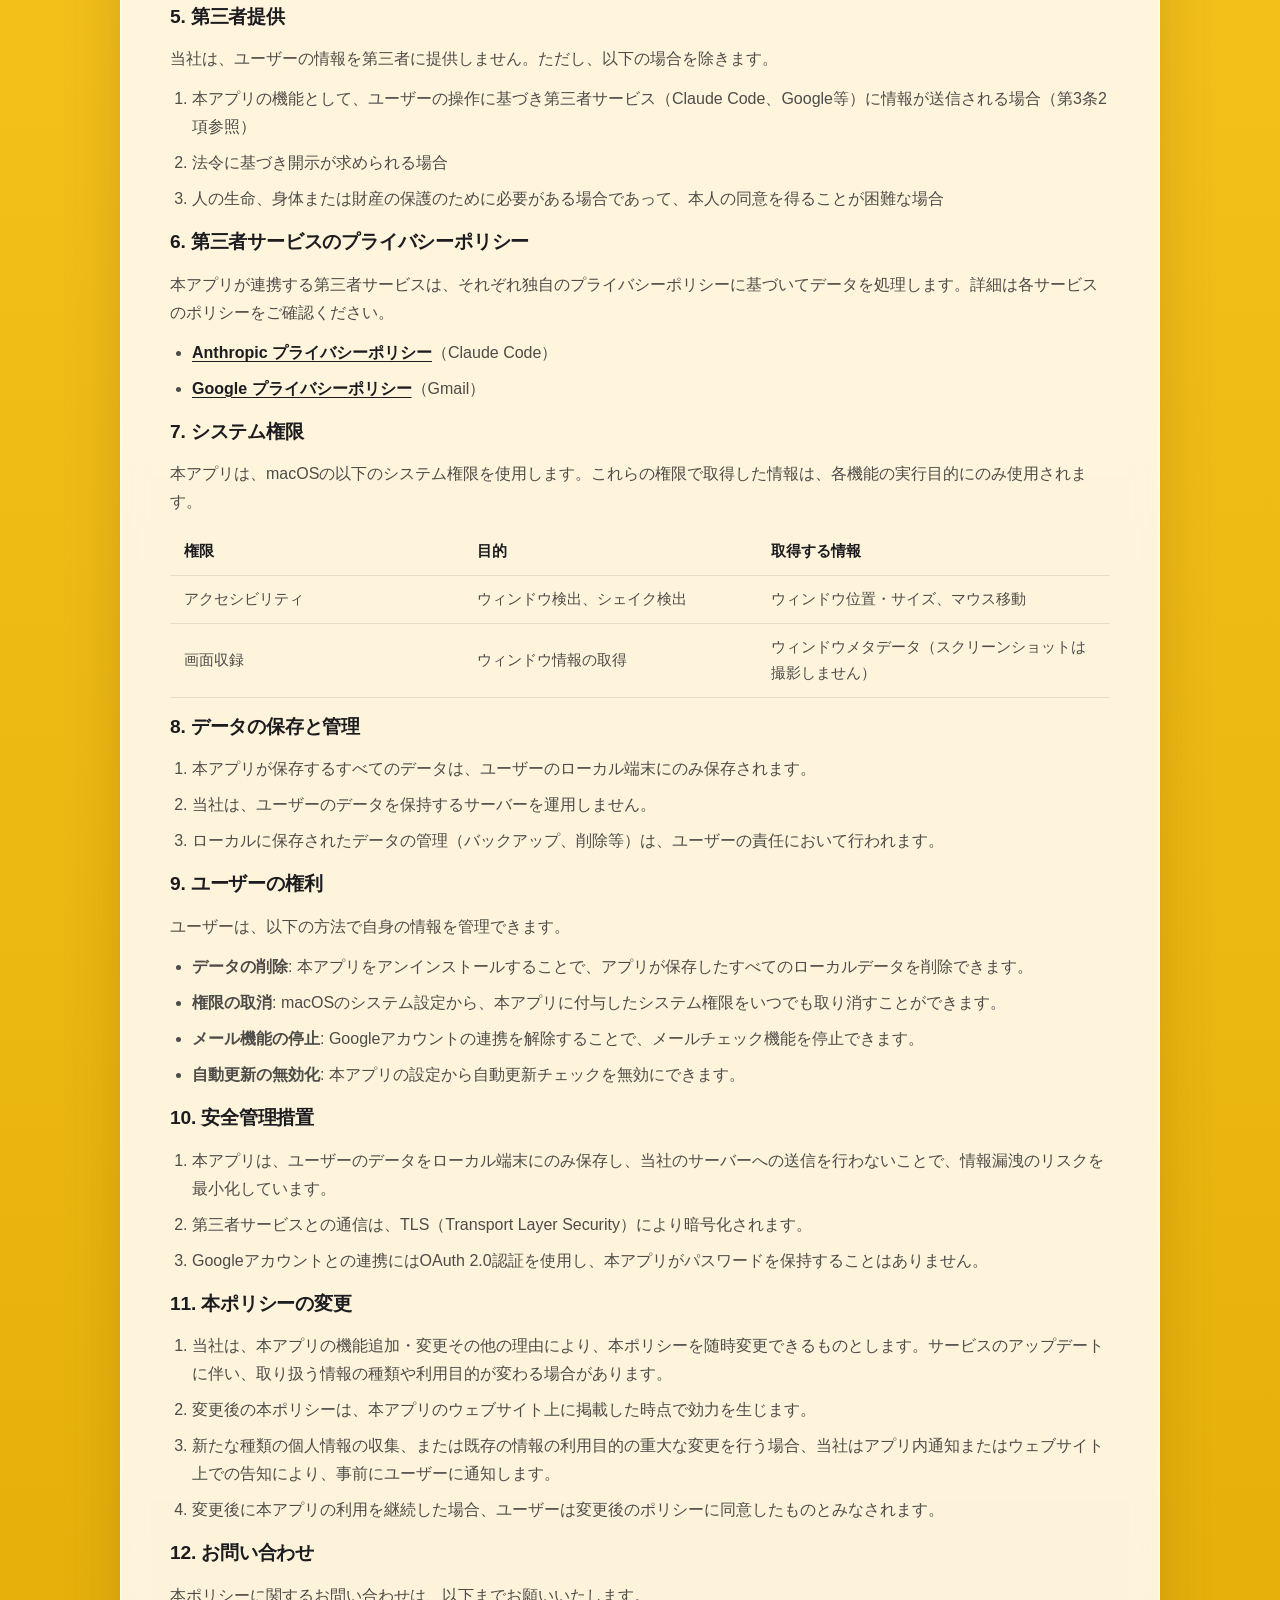
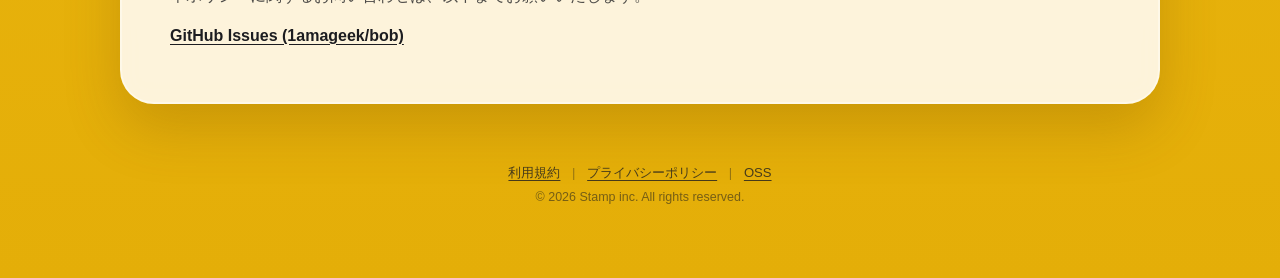
<file: docs/ja/privacy/index.html>
<!doctype html>
<html lang="ja">
  <head>
    <meta charset="UTF-8" />
    <meta name="viewport" content="width=device-width, initial-scale=1.0" />
    <title>プライバシーポリシー — Bob</title>
    <meta name="description" content="Bob macOSアプリケーションのプライバシーポリシー" />
    <meta property="og:title" content="プライバシーポリシー — Bob" />
    <meta property="og:url" content="https://1amageek.github.io/bob/ja/privacy/" />
    <link rel="stylesheet" href="../../styles.css" />
  </head>
  <body>
    <div class="page">
      <nav class="topbar">
        <a class="brand" href="../../">Bob</a>
        <div class="nav-actions">
          <a href="../../en/privacy/">English</a>
          <a class="nav-button" href="https://github.com/1amageek/bob/releases/latest/download/Bob.dmg">Download</a>
        </div>
      </nav>

      <main class="terms">
        <header class="terms-header">
          <p class="panel-label">Legal</p>
          <h1>プライバシーポリシー</h1>
          <p class="terms-meta">最終更新日: 2026年3月30日</p>
        </header>

        <article class="terms-body panel">

          <section>
            <h2>1. 基本方針</h2>
            <p>Stamp inc.（以下「当社」）は、macOSアプリケーション「Bob」（以下「本アプリ」）の提供にあたり、ユーザーのプライバシーを尊重し、個人情報の保護に関する法律（個人情報保護法）その他の関連法令を遵守します。</p>
            <p>本プライバシーポリシー（以下「本ポリシー」）は、本アプリにおける情報の取り扱いについて説明するものです。</p>
          </section>

          <section>
            <h2>2. 事業者情報</h2>
            <table class="info-table">
              <tr><th>事業者名</th><td>Stamp inc.</td></tr>
              <tr><th>お問い合わせ</th><td><a href="https://github.com/1amageek/bob/issues" class="inline-link-dark">GitHub Issues (1amageek/bob)</a></td></tr>
            </table>
          </section>

          <section>
            <h2>3. 当社が収集する情報</h2>
            <p>本アプリは、当社のサーバーにユーザーの個人情報を収集・送信しません。本アプリが取り扱う情報は以下のとおりです。</p>

            <h3>3.1 ユーザーの端末上で処理される情報</h3>
            <p>以下の情報はユーザーの端末上でのみ処理され、当社のサーバーには送信されません。</p>
            <ul>
              <li><strong>ウィンドウ情報</strong>: アプリケーション名、ウィンドウタイトル、ウィンドウ位置・サイズ（シェイク検出およびコンテキスト取得のため）</li>
              <li><strong>ファイルパス</strong>: Finderウィンドウで表示中のフォルダパスおよびファイルURL</li>
              <li><strong>メモリデータ</strong>: AIエージェントが抽出・保存するナレッジデータ（ローカルのSQLiteデータベースに保存）</li>
              <li><strong>セッション履歴</strong>: エージェントとの会話履歴（ローカルファイルとして保存）</li>
              <li><strong>設定情報</strong>: ルール設定、スキル、ウィンドウリンク等のユーザー設定</li>
            </ul>

            <h3>3.2 第三者サービスに送信される情報</h3>
            <p>本アプリの機能を実行するため、以下の情報がユーザーの端末から第三者サービスに送信されます。</p>
            <ul>
              <li><strong>Claude Code（Anthropic）への送信</strong>: ユーザーが入力したプロンプト、タスクに関連するファイル内容、フォルダ構造。これらはAIエージェントの実行に必要な情報です。</li>
              <li><strong>Gmail（Google）へのアクセス</strong>: メールチェック機能を使用する場合、ユーザーが認証したGoogleアカウントを通じてメールデータを取得します。取得したデータはローカルで処理され、当社のサーバーには送信されません。</li>
            </ul>

            <h3>3.3 自動的に送信される情報</h3>
            <ul>
              <li><strong>更新チェック</strong>: 自動更新機能（Sparkle）は、アプリのバージョン情報およびOSバージョンをGitHub Pagesに送信し、更新の有無を確認します。</li>
            </ul>
          </section>

          <section>
            <h2>4. 情報の利用目的</h2>
            <p>本アプリが取り扱う情報は、以下の目的にのみ使用されます。</p>
            <ol>
              <li>AIエージェントによるタスク実行（ファイル操作、コード生成等）</li>
              <li>ウィンドウコンテキストの取得およびシェイク操作の検出</li>
              <li>メールの取得・トリアージ・要約（メールチェック機能）</li>
              <li>ナレッジの保存と想起（メモリ機能）</li>
              <li>アプリの自動更新</li>
            </ol>
          </section>

          <section>
            <h2>5. 第三者提供</h2>
            <p>当社は、ユーザーの情報を第三者に提供しません。ただし、以下の場合を除きます。</p>
            <ol>
              <li>本アプリの機能として、ユーザーの操作に基づき第三者サービス（Claude Code、Google等）に情報が送信される場合（第3条2項参照）</li>
              <li>法令に基づき開示が求められる場合</li>
              <li>人の生命、身体または財産の保護のために必要がある場合であって、本人の同意を得ることが困難な場合</li>
            </ol>
          </section>

          <section>
            <h2>6. 第三者サービスのプライバシーポリシー</h2>
            <p>本アプリが連携する第三者サービスは、それぞれ独自のプライバシーポリシーに基づいてデータを処理します。詳細は各サービスのポリシーをご確認ください。</p>
            <ul>
              <li><a href="https://www.anthropic.com/privacy" class="inline-link-dark">Anthropic プライバシーポリシー</a>（Claude Code）</li>
              <li><a href="https://policies.google.com/privacy" class="inline-link-dark">Google プライバシーポリシー</a>（Gmail）</li>
            </ul>
          </section>

          <section>
            <h2>7. システム権限</h2>
            <p>本アプリは、macOSの以下のシステム権限を使用します。これらの権限で取得した情報は、各機能の実行目的にのみ使用されます。</p>
            <table class="info-table">
              <tr>
                <th>権限</th>
                <th>目的</th>
                <th>取得する情報</th>
              </tr>
              <tr>
                <td>アクセシビリティ</td>
                <td>ウィンドウ検出、シェイク検出</td>
                <td>ウィンドウ位置・サイズ、マウス移動</td>
              </tr>
              <tr>
                <td>画面収録</td>
                <td>ウィンドウ情報の取得</td>
                <td>ウィンドウメタデータ（スクリーンショットは撮影しません）</td>
              </tr>
            </table>
          </section>

          <section>
            <h2>8. データの保存と管理</h2>
            <ol>
              <li>本アプリが保存するすべてのデータは、ユーザーのローカル端末にのみ保存されます。</li>
              <li>当社は、ユーザーのデータを保持するサーバーを運用しません。</li>
              <li>ローカルに保存されたデータの管理（バックアップ、削除等）は、ユーザーの責任において行われます。</li>
            </ol>
          </section>

          <section>
            <h2>9. ユーザーの権利</h2>
            <p>ユーザーは、以下の方法で自身の情報を管理できます。</p>
            <ul>
              <li><strong>データの削除</strong>: 本アプリをアンインストールすることで、アプリが保存したすべてのローカルデータを削除できます。</li>
              <li><strong>権限の取消</strong>: macOSのシステム設定から、本アプリに付与したシステム権限をいつでも取り消すことができます。</li>
              <li><strong>メール機能の停止</strong>: Googleアカウントの連携を解除することで、メールチェック機能を停止できます。</li>
              <li><strong>自動更新の無効化</strong>: 本アプリの設定から自動更新チェックを無効にできます。</li>
            </ul>
          </section>

          <section>
            <h2>10. 安全管理措置</h2>
            <ol>
              <li>本アプリは、ユーザーのデータをローカル端末にのみ保存し、当社のサーバーへの送信を行わないことで、情報漏洩のリスクを最小化しています。</li>
              <li>第三者サービスとの通信は、TLS（Transport Layer Security）により暗号化されます。</li>
              <li>Googleアカウントとの連携にはOAuth 2.0認証を使用し、本アプリがパスワードを保持することはありません。</li>
            </ol>
          </section>

          <section>
            <h2>11. 本ポリシーの変更</h2>
            <ol>
              <li>当社は、本アプリの機能追加・変更その他の理由により、本ポリシーを随時変更できるものとします。サービスのアップデートに伴い、取り扱う情報の種類や利用目的が変わる場合があります。</li>
              <li>変更後の本ポリシーは、本アプリのウェブサイト上に掲載した時点で効力を生じます。</li>
              <li>新たな種類の個人情報の収集、または既存の情報の利用目的の重大な変更を行う場合、当社はアプリ内通知またはウェブサイト上での告知により、事前にユーザーに通知します。</li>
              <li>変更後に本アプリの利用を継続した場合、ユーザーは変更後のポリシーに同意したものとみなされます。</li>
            </ol>
          </section>

          <section>
            <h2>12. お問い合わせ</h2>
            <p>本ポリシーに関するお問い合わせは、以下までお願いいたします。</p>
            <p><a href="https://github.com/1amageek/bob/issues" class="inline-link-dark">GitHub Issues (1amageek/bob)</a></p>
          </section>

        </article>
      </main>

      <footer class="footer">
        <div class="footer-links">
          <a href="../../ja/terms/">利用規約</a>
          <span class="footer-sep">|</span>
          <a href="../../ja/privacy/">プライバシーポリシー</a>
          <span class="footer-sep">|</span>
          <a href="../../ja/oss/">OSS</a>
        </div>
        <p class="copyright">&copy; 2026 Stamp inc. All rights reserved.</p>
      </footer>
    </div>
  </body>
</html>
</file>
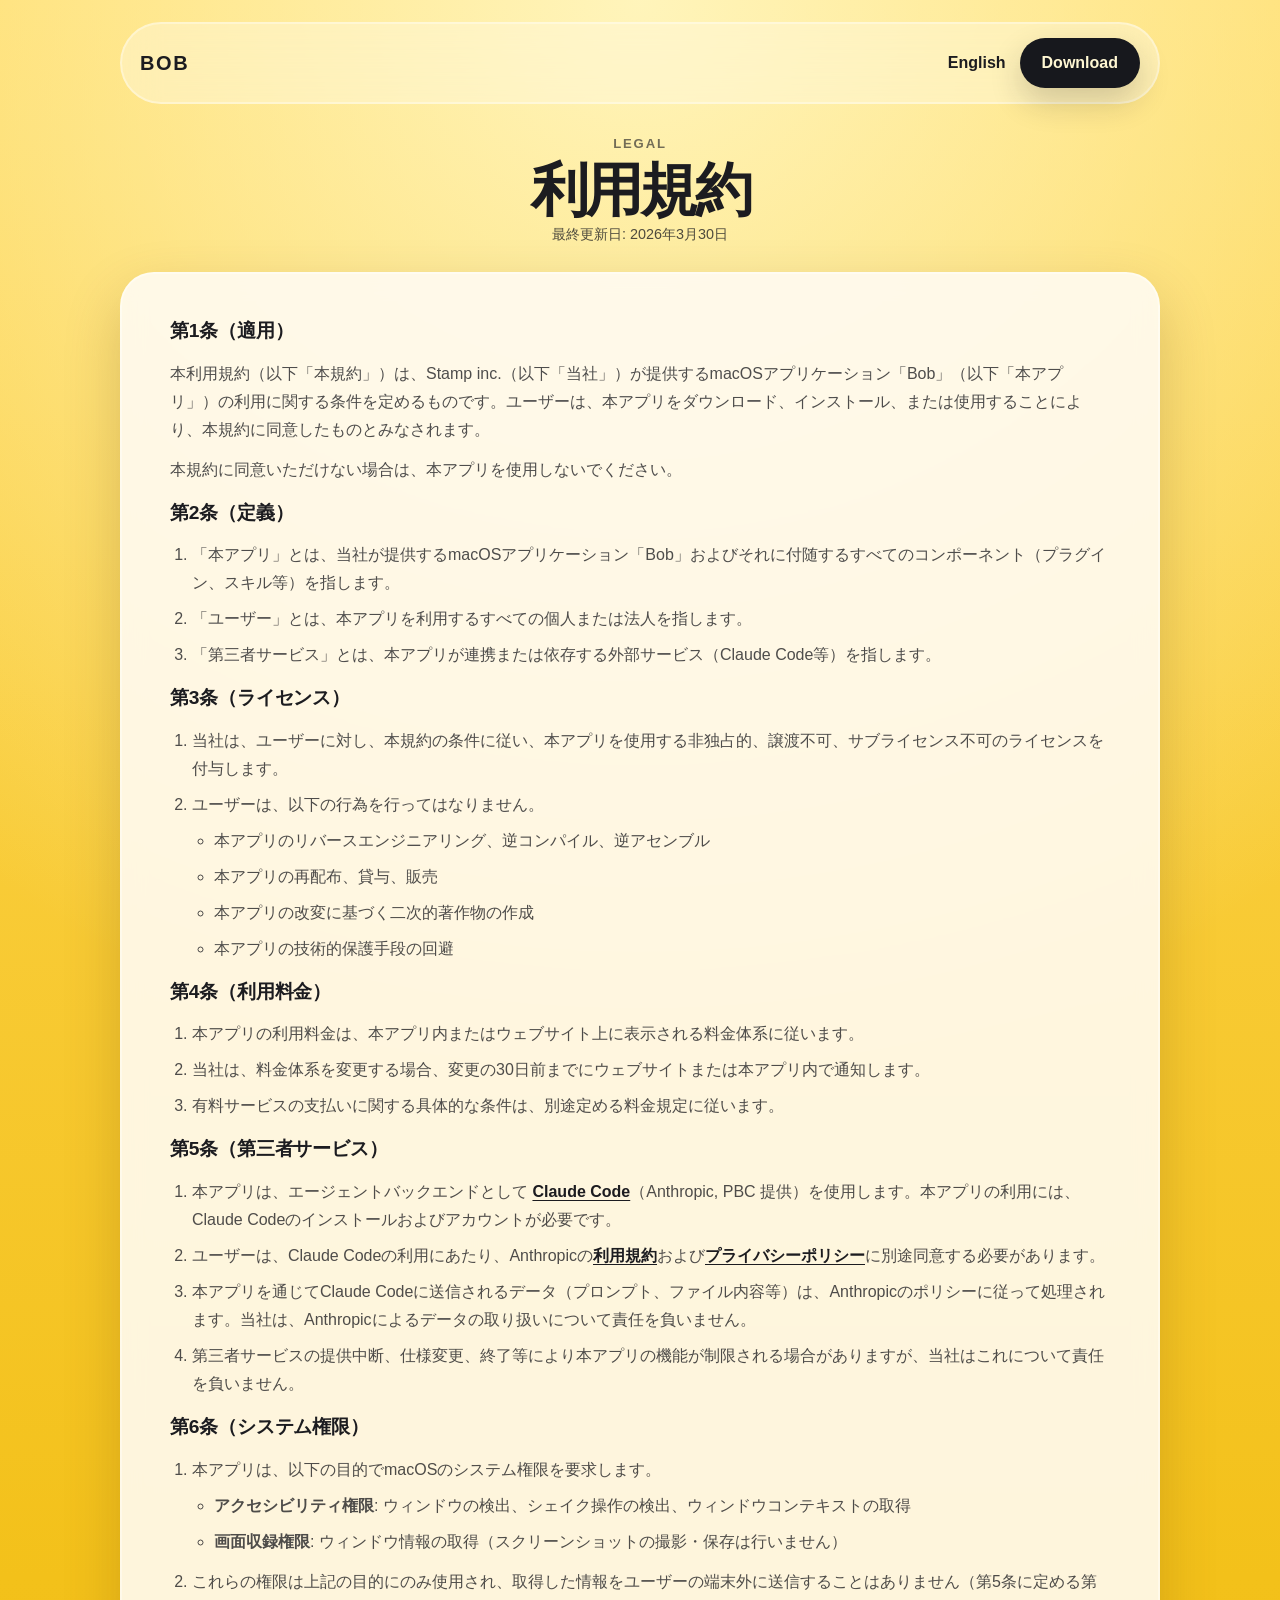
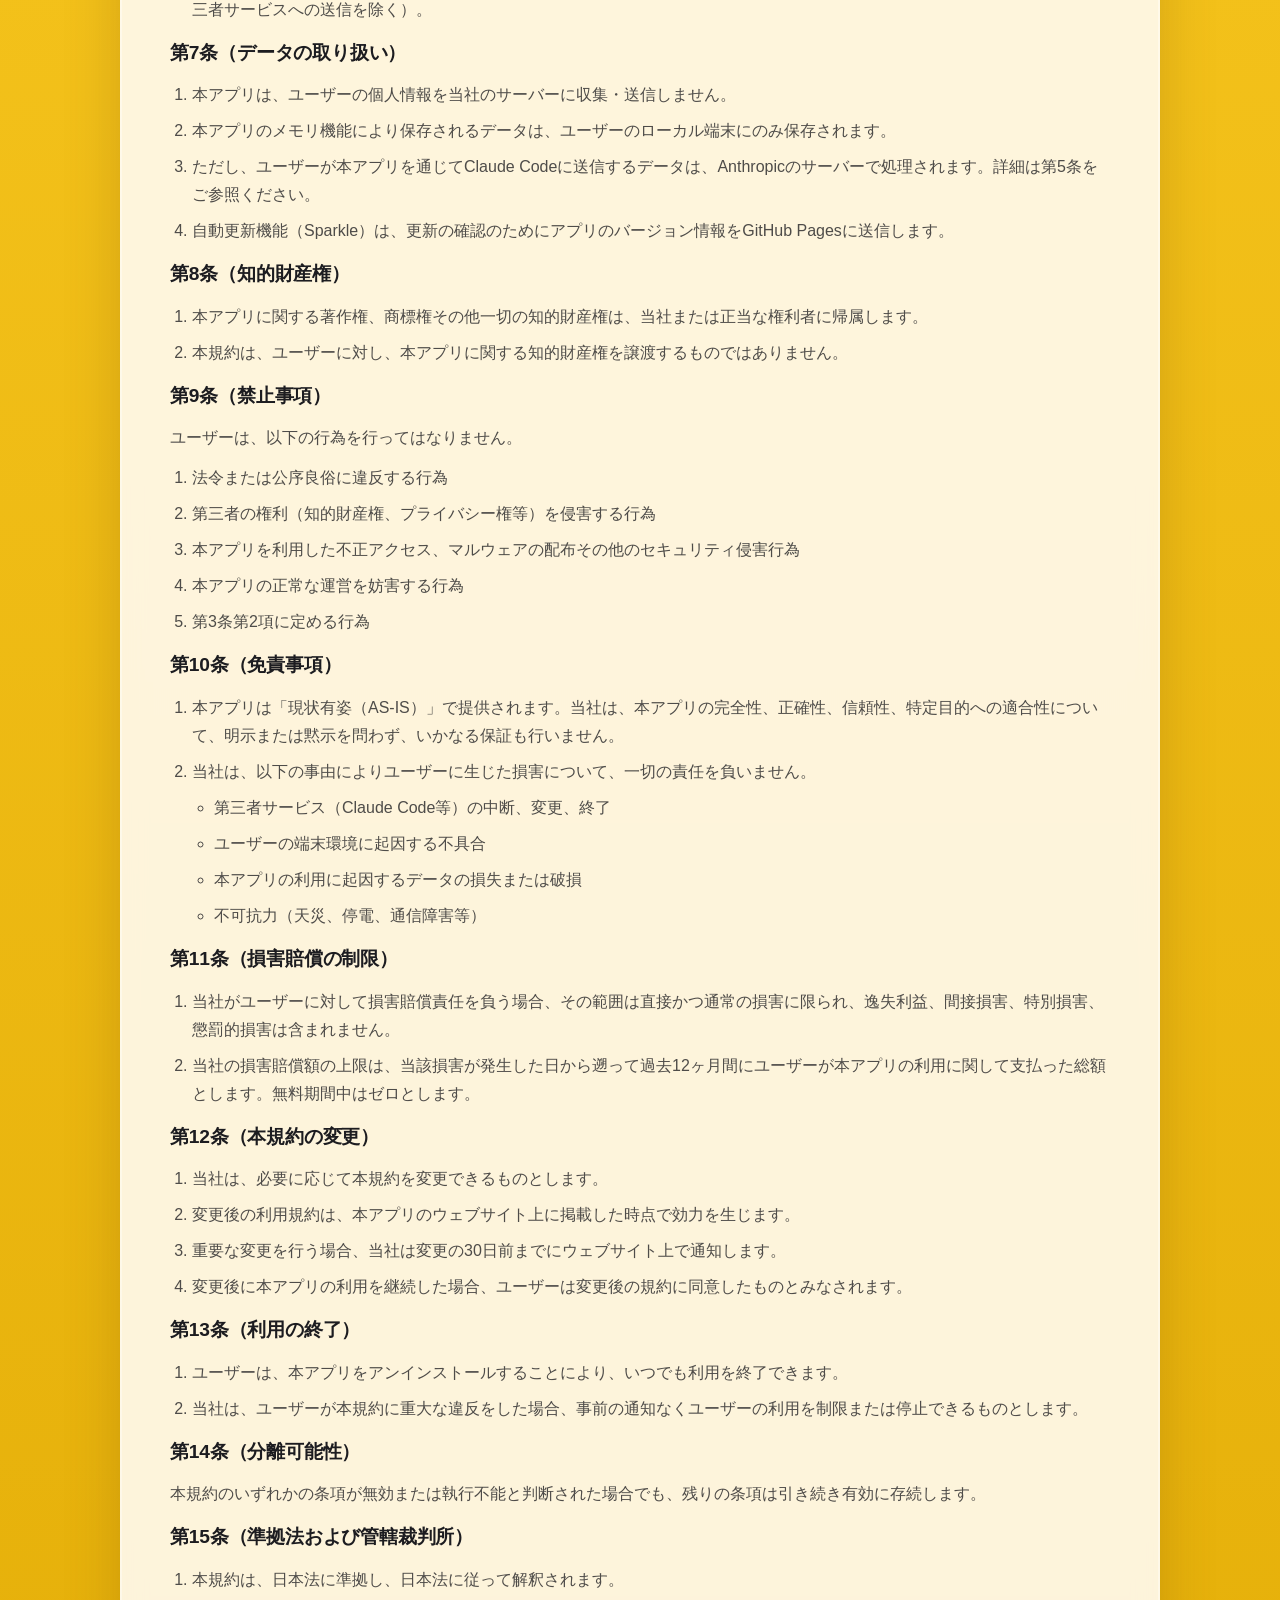
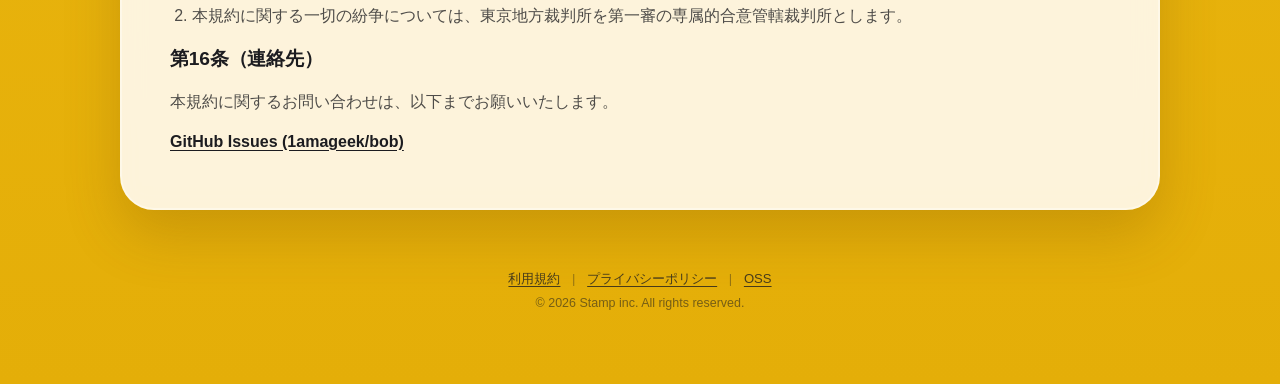
<file: docs/ja/terms/index.html>
<!doctype html>
<html lang="ja">
  <head>
    <meta charset="UTF-8" />
    <meta name="viewport" content="width=device-width, initial-scale=1.0" />
    <title>利用規約 — Bob</title>
    <meta name="description" content="Bob macOSアプリケーションの利用規約" />
    <meta property="og:title" content="利用規約 — Bob" />
    <meta property="og:url" content="https://1amageek.github.io/bob/ja/terms/" />
    <link rel="stylesheet" href="../../styles.css" />
  </head>
  <body>
    <div class="page">
      <nav class="topbar">
        <a class="brand" href="../../">Bob</a>
        <div class="nav-actions">
          <a href="../../en/terms/">English</a>
          <a class="nav-button" href="https://github.com/1amageek/bob/releases/latest/download/Bob.dmg">Download</a>
        </div>
      </nav>

      <main class="terms">
        <header class="terms-header">
          <p class="panel-label">Legal</p>
          <h1>利用規約</h1>
          <p class="terms-meta">最終更新日: 2026年3月30日</p>
        </header>

        <article class="terms-body panel">

          <section>
            <h2>第1条（適用）</h2>
            <p>本利用規約（以下「本規約」）は、Stamp inc.（以下「当社」）が提供するmacOSアプリケーション「Bob」（以下「本アプリ」）の利用に関する条件を定めるものです。ユーザーは、本アプリをダウンロード、インストール、または使用することにより、本規約に同意したものとみなされます。</p>
            <p>本規約に同意いただけない場合は、本アプリを使用しないでください。</p>
          </section>

          <section>
            <h2>第2条（定義）</h2>
            <ol>
              <li>「本アプリ」とは、当社が提供するmacOSアプリケーション「Bob」およびそれに付随するすべてのコンポーネント（プラグイン、スキル等）を指します。</li>
              <li>「ユーザー」とは、本アプリを利用するすべての個人または法人を指します。</li>
              <li>「第三者サービス」とは、本アプリが連携または依存する外部サービス（Claude Code等）を指します。</li>
            </ol>
          </section>

          <section>
            <h2>第3条（ライセンス）</h2>
            <ol>
              <li>当社は、ユーザーに対し、本規約の条件に従い、本アプリを使用する非独占的、譲渡不可、サブライセンス不可のライセンスを付与します。</li>
              <li>ユーザーは、以下の行為を行ってはなりません。
                <ul>
                  <li>本アプリのリバースエンジニアリング、逆コンパイル、逆アセンブル</li>
                  <li>本アプリの再配布、貸与、販売</li>
                  <li>本アプリの改変に基づく二次的著作物の作成</li>
                  <li>本アプリの技術的保護手段の回避</li>
                </ul>
              </li>
            </ol>
          </section>

          <section>
            <h2>第4条（利用料金）</h2>
            <ol>
              <li>本アプリの利用料金は、本アプリ内またはウェブサイト上に表示される料金体系に従います。</li>
              <li>当社は、料金体系を変更する場合、変更の30日前までにウェブサイトまたは本アプリ内で通知します。</li>
              <li>有料サービスの支払いに関する具体的な条件は、別途定める料金規定に従います。</li>
            </ol>
          </section>

          <section>
            <h2>第5条（第三者サービス）</h2>
            <ol>
              <li>本アプリは、エージェントバックエンドとして <a href="https://claude.com" class="inline-link-dark">Claude Code</a>（Anthropic, PBC 提供）を使用します。本アプリの利用には、Claude Codeのインストールおよびアカウントが必要です。</li>
              <li>ユーザーは、Claude Codeの利用にあたり、Anthropicの<a href="https://www.anthropic.com/terms" class="inline-link-dark">利用規約</a>および<a href="https://www.anthropic.com/privacy" class="inline-link-dark">プライバシーポリシー</a>に別途同意する必要があります。</li>
              <li>本アプリを通じてClaude Codeに送信されるデータ（プロンプト、ファイル内容等）は、Anthropicのポリシーに従って処理されます。当社は、Anthropicによるデータの取り扱いについて責任を負いません。</li>
              <li>第三者サービスの提供中断、仕様変更、終了等により本アプリの機能が制限される場合がありますが、当社はこれについて責任を負いません。</li>
            </ol>
          </section>

          <section>
            <h2>第6条（システム権限）</h2>
            <ol>
              <li>本アプリは、以下の目的でmacOSのシステム権限を要求します。
                <ul>
                  <li><strong>アクセシビリティ権限</strong>: ウィンドウの検出、シェイク操作の検出、ウィンドウコンテキストの取得</li>
                  <li><strong>画面収録権限</strong>: ウィンドウ情報の取得（スクリーンショットの撮影・保存は行いません）</li>
                </ul>
              </li>
              <li>これらの権限は上記の目的にのみ使用され、取得した情報をユーザーの端末外に送信することはありません（第5条に定める第三者サービスへの送信を除く）。</li>
            </ol>
          </section>

          <section>
            <h2>第7条（データの取り扱い）</h2>
            <ol>
              <li>本アプリは、ユーザーの個人情報を当社のサーバーに収集・送信しません。</li>
              <li>本アプリのメモリ機能により保存されるデータは、ユーザーのローカル端末にのみ保存されます。</li>
              <li>ただし、ユーザーが本アプリを通じてClaude Codeに送信するデータは、Anthropicのサーバーで処理されます。詳細は第5条をご参照ください。</li>
              <li>自動更新機能（Sparkle）は、更新の確認のためにアプリのバージョン情報をGitHub Pagesに送信します。</li>
            </ol>
          </section>

          <section>
            <h2>第8条（知的財産権）</h2>
            <ol>
              <li>本アプリに関する著作権、商標権その他一切の知的財産権は、当社または正当な権利者に帰属します。</li>
              <li>本規約は、ユーザーに対し、本アプリに関する知的財産権を譲渡するものではありません。</li>
            </ol>
          </section>

          <section>
            <h2>第9条（禁止事項）</h2>
            <p>ユーザーは、以下の行為を行ってはなりません。</p>
            <ol>
              <li>法令または公序良俗に違反する行為</li>
              <li>第三者の権利（知的財産権、プライバシー権等）を侵害する行為</li>
              <li>本アプリを利用した不正アクセス、マルウェアの配布その他のセキュリティ侵害行為</li>
              <li>本アプリの正常な運営を妨害する行為</li>
              <li>第3条第2項に定める行為</li>
            </ol>
          </section>

          <section>
            <h2>第10条（免責事項）</h2>
            <ol>
              <li>本アプリは「現状有姿（AS-IS）」で提供されます。当社は、本アプリの完全性、正確性、信頼性、特定目的への適合性について、明示または黙示を問わず、いかなる保証も行いません。</li>
              <li>当社は、以下の事由によりユーザーに生じた損害について、一切の責任を負いません。
                <ul>
                  <li>第三者サービス（Claude Code等）の中断、変更、終了</li>
                  <li>ユーザーの端末環境に起因する不具合</li>
                  <li>本アプリの利用に起因するデータの損失または破損</li>
                  <li>不可抗力（天災、停電、通信障害等）</li>
                </ul>
              </li>
            </ol>
          </section>

          <section>
            <h2>第11条（損害賠償の制限）</h2>
            <ol>
              <li>当社がユーザーに対して損害賠償責任を負う場合、その範囲は直接かつ通常の損害に限られ、逸失利益、間接損害、特別損害、懲罰的損害は含まれません。</li>
              <li>当社の損害賠償額の上限は、当該損害が発生した日から遡って過去12ヶ月間にユーザーが本アプリの利用に関して支払った総額とします。無料期間中はゼロとします。</li>
            </ol>
          </section>

          <section>
            <h2>第12条（本規約の変更）</h2>
            <ol>
              <li>当社は、必要に応じて本規約を変更できるものとします。</li>
              <li>変更後の利用規約は、本アプリのウェブサイト上に掲載した時点で効力を生じます。</li>
              <li>重要な変更を行う場合、当社は変更の30日前までにウェブサイト上で通知します。</li>
              <li>変更後に本アプリの利用を継続した場合、ユーザーは変更後の規約に同意したものとみなされます。</li>
            </ol>
          </section>

          <section>
            <h2>第13条（利用の終了）</h2>
            <ol>
              <li>ユーザーは、本アプリをアンインストールすることにより、いつでも利用を終了できます。</li>
              <li>当社は、ユーザーが本規約に重大な違反をした場合、事前の通知なくユーザーの利用を制限または停止できるものとします。</li>
            </ol>
          </section>

          <section>
            <h2>第14条（分離可能性）</h2>
            <p>本規約のいずれかの条項が無効または執行不能と判断された場合でも、残りの条項は引き続き有効に存続します。</p>
          </section>

          <section>
            <h2>第15条（準拠法および管轄裁判所）</h2>
            <ol>
              <li>本規約は、日本法に準拠し、日本法に従って解釈されます。</li>
              <li>本規約に関する一切の紛争については、東京地方裁判所を第一審の専属的合意管轄裁判所とします。</li>
            </ol>
          </section>

          <section>
            <h2>第16条（連絡先）</h2>
            <p>本規約に関するお問い合わせは、以下までお願いいたします。</p>
            <p><a href="https://github.com/1amageek/bob/issues" class="inline-link-dark">GitHub Issues (1amageek/bob)</a></p>
          </section>

        </article>
      </main>

      <footer class="footer">
        <div class="footer-links">
          <a href="../../ja/terms/">利用規約</a>
          <span class="footer-sep">|</span>
          <a href="../../ja/privacy/">プライバシーポリシー</a>
          <span class="footer-sep">|</span>
          <a href="../../ja/oss/">OSS</a>
        </div>
        <p class="copyright">&copy; 2026 Stamp inc. All rights reserved.</p>
      </footer>
    </div>
  </body>
</html>
</file>
<file: docs/styles.css>
:root {
  --yellow: #f3c11a;
  --yellow-soft: #ffd85a;
  --ink: #1c1c20;
  --ink-soft: rgba(28, 28, 32, 0.78);
  --white-card: rgba(255, 251, 242, 0.9);
  --dark-card: #1d1d22;
  --line: rgba(255, 255, 255, 0.36);
  --shadow: 0 24px 56px rgba(110, 73, 0, 0.24);
  --radius-lg: 34px;
  --width: 1040px;
}

* {
  box-sizing: border-box;
}

html {
  scroll-behavior: smooth;
}

body {
  margin: 0;
  color: var(--ink);
  font-family: "Avenir Next", "Trebuchet MS", sans-serif;
  background:
    radial-gradient(circle at top, rgba(255, 246, 192, 0.95), transparent 30%),
    linear-gradient(180deg, var(--yellow-soft) 0%, var(--yellow) 44%, #e4ae08 100%);
}

a {
  color: inherit;
  text-decoration: none;
}

h1,
p,
ul,
ol {
  margin-top: 0;
}

.page {
  width: min(calc(100% - 28px), var(--width));
  margin: 0 auto;
  padding: 22px 0 56px;
}

.topbar {
  display: flex;
  align-items: center;
  justify-content: space-between;
  gap: 20px;
  padding: 14px 18px;
  border: 2px solid var(--line);
  border-radius: 999px;
  background: rgba(255, 248, 222, 0.46);
  backdrop-filter: blur(18px);
}

.brand {
  font-size: 1.25rem;
  font-weight: 800;
  letter-spacing: 0.08em;
  text-transform: uppercase;
}

.nav-actions {
  display: flex;
  align-items: center;
  gap: 14px;
  font-weight: 700;
}

.nav-button,
.button {
  display: inline-flex;
  align-items: center;
  justify-content: center;
  min-height: 50px;
  padding: 0 22px;
  border-radius: 999px;
  font-weight: 800;
}

.nav-button,
.button-primary {
  background: #17181d;
  color: #fff7d3;
  box-shadow: 0 14px 32px rgba(28, 28, 32, 0.2);
}

.button-secondary {
  border: 2px solid rgba(28, 28, 32, 0.1);
  background: rgba(255, 251, 242, 0.82);
}

.hero {
  display: grid;
  justify-items: center;
  text-align: center;
  padding: 42px 0 18px;
}

.hero-icon {
  width: min(720px, 92vw);
  filter: drop-shadow(0 24px 32px rgba(91, 60, 0, 0.36));
}

.eyebrow,
.panel-label {
  font-size: 0.82rem;
  font-weight: 800;
  letter-spacing: 0.14em;
  text-transform: uppercase;
  color: rgba(28, 28, 32, 0.62);
}

.eyebrow {
  margin: 18px 0 14px;
}

h1 {
  max-width: 12ch;
  margin-bottom: 16px;
  font-size: clamp(3rem, 7vw, 5.6rem);
  line-height: 0.92;
  letter-spacing: -0.06em;
}

.lead {
  max-width: 700px;
  margin-bottom: 28px;
  color: var(--ink-soft);
  font-size: clamp(1rem, 1.6vw, 1.15rem);
  line-height: 1.65;
}

.hero-actions {
  display: flex;
  flex-wrap: wrap;
  justify-content: center;
  gap: 14px;
}

.video-showcase {
  display: flex;
  flex-direction: column;
  gap: 28px;
  margin-top: 42px;
}

.video-card {
  padding: 28px 32px;
  border: 2px solid var(--line);
  border-radius: var(--radius-lg);
  background: rgba(255, 251, 242, 0.36);
  backdrop-filter: blur(24px);
}

.video-label {
  font-size: 1.1rem;
  font-weight: 800;
  letter-spacing: -0.01em;
  color: var(--ink);
  margin: 0 0 18px;
}

.video-frame {
  border-radius: 20px;
  overflow: hidden;
  box-shadow:
    0 8px 32px rgba(28, 28, 32, 0.18),
    0 2px 8px rgba(28, 28, 32, 0.08);
}

.demo-video {
  width: 100%;
  display: block;
}

.section-grid {
  display: grid;
  grid-template-columns: 1fr 1fr;
  gap: 18px;
  margin-top: 34px;
}

.requirements-panel {
  margin-top: 28px;
  padding: 26px;
  border: 2px solid var(--line);
  border-radius: var(--radius-lg);
  background: var(--dark-card);
  box-shadow: var(--shadow);
  text-align: center;
}

.requirements-text {
  color: rgba(255, 247, 211, 0.86);
  font-size: 1rem;
  line-height: 1.6;
  margin-bottom: 18px;
}

.requirements-panel .panel-label {
  color: rgba(255, 247, 211, 0.86);
  margin-bottom: 12px;
}

.inline-link {
  color: var(--yellow-soft);
  text-decoration: underline;
  text-underline-offset: 3px;
}

.panel,
.steps-panel {
  padding: 26px;
  border: 2px solid var(--line);
  border-radius: var(--radius-lg);
  background: var(--white-card);
  box-shadow: var(--shadow);
  backdrop-filter: blur(12px);
}

.panel-dark {
  background: var(--dark-card);
}

.panel-dark .panel-label,
.panel-dark li {
  color: rgba(255, 251, 242, 0.95);
}

.feature-list,
.steps {
  margin-bottom: 0;
  padding-left: 20px;
}

.feature-list li,
.steps li {
  margin-bottom: 10px;
  line-height: 1.6;
}

.feature-list li {
  color: var(--ink-soft);
}

/* Feature highlight (Mail Check, etc.) */

.feature-highlight {
  position: relative;
  margin-top: 34px;
  padding: 36px 40px;
  border: 2px solid var(--line);
  border-radius: var(--radius-lg);
  background: var(--dark-card);
  box-shadow: var(--shadow);
  text-align: center;
}

.feature-highlight .panel-label {
  color: rgba(255, 247, 211, 0.86);
}

.feature-highlight-badge {
  display: inline-block;
  margin-bottom: 14px;
  padding: 4px 14px;
  border-radius: 999px;
  background: var(--yellow);
  color: var(--ink);
  font-size: 0.78rem;
  font-weight: 800;
  letter-spacing: 0.08em;
  text-transform: uppercase;
}

.feature-highlight-heading {
  font-size: clamp(2rem, 4vw, 3rem);
  line-height: 1;
  letter-spacing: -0.04em;
  margin: 8px 0 16px;
  color: #fff7d3;
}

.feature-highlight-description {
  max-width: 600px;
  margin: 0 auto 20px;
  color: rgba(255, 247, 211, 0.82);
  font-size: 1rem;
  line-height: 1.65;
}

.feature-highlight-list {
  display: inline-block;
  text-align: left;
  list-style: none;
  padding: 0;
  margin: 0;
}

.feature-highlight-list li {
  position: relative;
  padding-left: 20px;
  margin-bottom: 8px;
  color: rgba(255, 247, 211, 0.72);
  font-size: 0.95rem;
  line-height: 1.6;
}

.feature-highlight-list li::before {
  content: "—";
  position: absolute;
  left: 0;
  color: var(--yellow);
  font-weight: 700;
}

@media (max-width: 720px) {
  .feature-highlight {
    padding: 28px 22px;
  }
}

.skill-section {
  display: flex;
  align-items: center;
  gap: 40px;
  margin-top: 34px;
  padding: 36px 40px;
  border: 2px solid var(--line);
  border-radius: var(--radius-lg);
  background: var(--white-card);
  box-shadow: var(--shadow);
  backdrop-filter: blur(12px);
}

.skill-content {
  flex: 1;
}

.skill-heading {
  font-size: clamp(2rem, 4vw, 3rem);
  line-height: 1;
  letter-spacing: -0.04em;
  margin: 8px 0 16px;
}

.skill-description {
  color: var(--ink-soft);
  font-size: 1rem;
  line-height: 1.65;
  margin-bottom: 10px;
}

.skill-description:last-child {
  margin-bottom: 0;
}

.skill-icon-wrap {
  flex-shrink: 0;
}

.skill-icon {
  width: 200px;
  height: 200px;
  filter: drop-shadow(0 12px 24px rgba(28, 28, 32, 0.14));
}

.steps-panel {
  margin-top: 18px;
}

.steps {
  color: var(--ink-soft);
}

/* Terms page */

.terms {
  padding-top: 32px;
}

.terms-header {
  text-align: center;
  margin-bottom: 28px;
}

.terms-header h1 {
  max-width: none;
  font-size: clamp(2rem, 5vw, 3.6rem);
  margin-bottom: 8px;
}

.terms-meta {
  font-size: 0.9rem;
  color: var(--ink-soft);
}

.terms-body {
  padding: 40px 48px;
  line-height: 1.75;
}

.terms-body h2 {
  font-size: 1.2rem;
  margin: 36px 0 12px;
  letter-spacing: -0.01em;
}

.terms-body h2:first-child {
  margin-top: 0;
}

.terms-body h3 {
  font-size: 1rem;
  margin: 20px 0 8px;
}

.terms-body p {
  color: var(--ink-soft);
  margin-bottom: 12px;
}

.terms-body ol,
.terms-body ul {
  color: var(--ink-soft);
  padding-left: 22px;
  margin-bottom: 12px;
}

.terms-body li {
  margin-bottom: 8px;
}

.terms-body ul ul,
.terms-body ol ul {
  margin-top: 8px;
}

.oss-list {
  columns: 2;
  column-gap: 32px;
}

.oss-list li {
  break-inside: avoid;
  font-size: 0.92rem;
}

.inline-link-dark {
  color: var(--ink);
  text-decoration: underline;
  text-underline-offset: 3px;
  font-weight: 600;
}

.info-table {
  width: 100%;
  border-collapse: collapse;
  margin: 12px 0;
  font-size: 0.95rem;
}

.info-table th,
.info-table td {
  text-align: left;
  padding: 10px 14px;
  border-bottom: 1px solid rgba(28, 28, 32, 0.1);
  color: var(--ink-soft);
}

.info-table th {
  color: var(--ink);
  font-weight: 700;
  white-space: nowrap;
  width: 1%;
}

/* Footer */

.footer {
  margin-top: 42px;
  padding: 18px 0;
  text-align: center;
  font-size: 0.82rem;
  color: var(--ink-soft);
}

.footer-links {
  margin-bottom: 8px;
}

.footer a {
  text-decoration: underline;
  text-underline-offset: 3px;
}

.footer-sep {
  margin: 0 8px;
  opacity: 0.5;
}

.copyright {
  margin: 0;
  font-size: 0.78rem;
  opacity: 0.7;
}

@media (max-width: 860px) {
  .terms-body {
    padding: 28px 22px;
  }

  .oss-list {
    columns: 1;
  }
}

@media (max-width: 860px) {
  .section-grid {
    grid-template-columns: 1fr;
  }
}

@media (max-width: 860px) {
  .skill-section {
    flex-direction: column;
    text-align: center;
    gap: 24px;
    padding: 28px 24px;
  }

  .skill-icon {
    width: 160px;
    height: 160px;
  }
}

@media (max-width: 720px) {
  .page {
    width: min(calc(100% - 20px), var(--width));
    padding-top: 14px;
  }

  .topbar,
  .nav-actions,
  .hero-actions {
    flex-direction: column;
    align-items: stretch;
  }

  .nav-button,
  .button {
    width: 100%;
  }

  h1 {
    max-width: none;
  }
}
</file>
